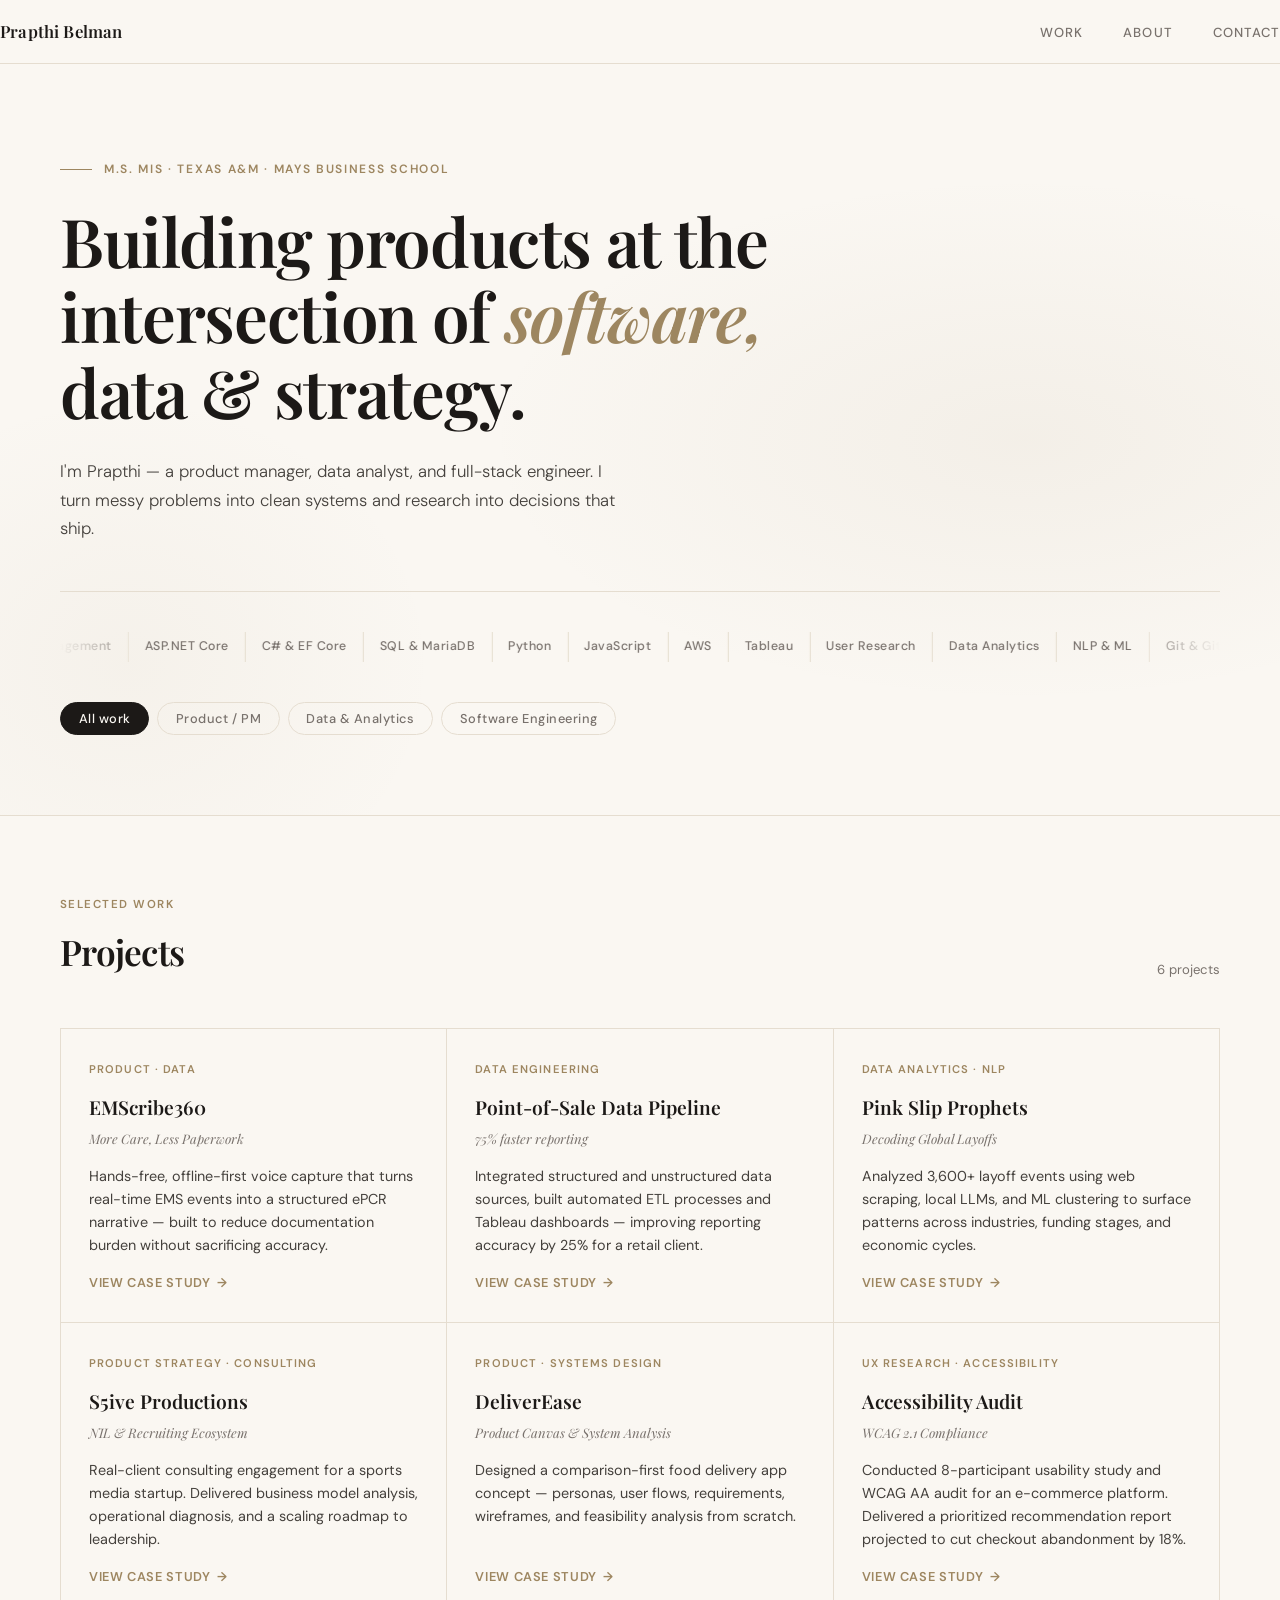
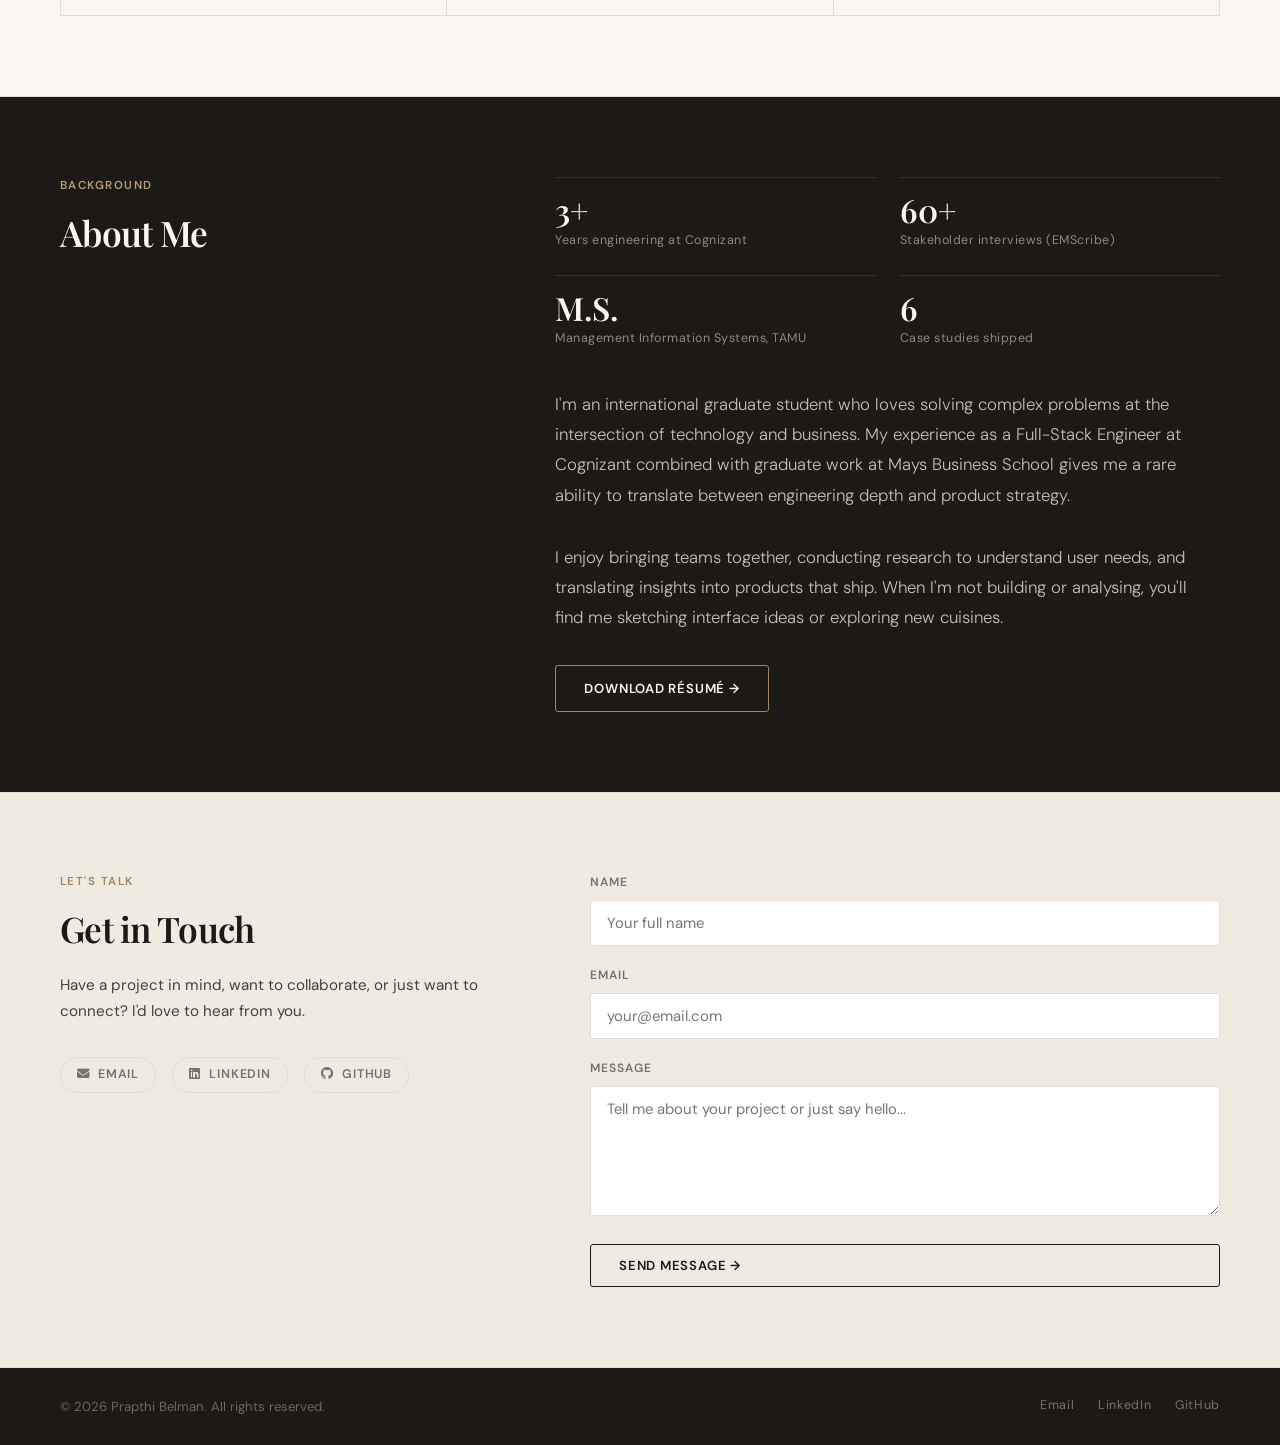
<file: index.html>
<!DOCTYPE html>
<html lang="en">
<head>
  <meta charset="UTF-8"/>
  <meta name="viewport" content="width=device-width,initial-scale=1.0"/>
  <meta name="description" content="Prapthi Belman — Product Manager, Data Analyst, and Full-Stack Engineer. Graduate student at Texas A&M Mays Business School."/>
  <title>Prapthi Belman</title>
  <link rel="preconnect" href="https://fonts.googleapis.com">
  <link rel="preconnect" href="https://fonts.gstatic.com" crossorigin>
  <link rel="stylesheet" href="style.css">
  <link rel="stylesheet" href="https://cdnjs.cloudflare.com/ajax/libs/font-awesome/6.5.0/css/all.min.css" crossorigin="anonymous" referrerpolicy="no-referrer"/>
</head>
<body>
<nav class="nav">
  <div class="wrap nav-inner">
    <a href="/index.html" class="nav-brand">Prapthi Belman</a>
    <ul class="nav-links">
      <li><a href="#projects">Work</a></li>
      <li><a href="#about">About</a></li>
      <li><a href="#contact">Contact</a></li>
    </ul>
  </div>
</nav>

<header class="hero">
  <div class="wrap">
    <p class="hero-eyebrow fade-up delay-1">M.S. MIS · Texas A&amp;M · Mays Business School</p>
    <h1 class="hero-title fade-up delay-2">
      Building products at the<br>
      intersection of <em>software,</em><br>
      data &amp; strategy.
    </h1>
    <p class="hero-sub fade-up delay-3">
      I'm Prapthi — a product manager, data analyst, and full-stack engineer. I turn messy problems into clean systems and research into decisions that ship.
    </p>
    <div class="hero-rule fade-up delay-4"></div>
    <div class="ticker-wrap fade-up delay-5">
      <div class="ticker-track" id="skillsTrack">
        <span class="ticker-chunk">
          <span class="skill-pill">Product Management</span><span class="skill-pill">ASP.NET Core</span><span class="skill-pill">C# &amp; EF Core</span><span class="skill-pill">SQL &amp; MariaDB</span><span class="skill-pill">Python</span><span class="skill-pill">JavaScript</span><span class="skill-pill">AWS</span><span class="skill-pill">Tableau</span><span class="skill-pill">User Research</span><span class="skill-pill">Data Analytics</span><span class="skill-pill">NLP &amp; ML</span><span class="skill-pill">Git &amp; GitHub</span><span class="skill-pill">WCAG Accessibility</span><span class="skill-pill">Agile &amp; Scrum</span>
        </span>
        <span class="ticker-chunk" aria-hidden="true">
          <span class="skill-pill">Product Management</span><span class="skill-pill">ASP.NET Core</span><span class="skill-pill">C# &amp; EF Core</span><span class="skill-pill">SQL &amp; MariaDB</span><span class="skill-pill">Python</span><span class="skill-pill">JavaScript</span><span class="skill-pill">AWS</span><span class="skill-pill">Tableau</span><span class="skill-pill">User Research</span><span class="skill-pill">Data Analytics</span><span class="skill-pill">NLP &amp; ML</span><span class="skill-pill">Git &amp; GitHub</span><span class="skill-pill">WCAG Accessibility</span><span class="skill-pill">Agile &amp; Scrum</span>
        </span>
        <span class="ticker-chunk" aria-hidden="true">
          <span class="skill-pill">Product Management</span><span class="skill-pill">ASP.NET Core</span><span class="skill-pill">C# &amp; EF Core</span><span class="skill-pill">SQL &amp; MariaDB</span><span class="skill-pill">Python</span><span class="skill-pill">JavaScript</span><span class="skill-pill">AWS</span><span class="skill-pill">Tableau</span><span class="skill-pill">User Research</span><span class="skill-pill">Data Analytics</span><span class="skill-pill">NLP &amp; ML</span><span class="skill-pill">Git &amp; GitHub</span><span class="skill-pill">WCAG Accessibility</span><span class="skill-pill">Agile &amp; Scrum</span>
        </span>
      </div>
    </div>
    <div class="filter-bar fade-up delay-5">
      <button class="filter-btn active" data-filter="all">All work</button>
      <button class="filter-btn" data-filter="pm">Product / PM</button>
      <button class="filter-btn" data-filter="data">Data &amp; Analytics</button>
      <button class="filter-btn" data-filter="swe">Software Engineering</button>
    </div>
  </div>
</header>

<section id="projects" class="projects-section">
  <div class="wrap">
    <div class="projects-header">
      <div><p class="section-label">Selected work</p><h2 class="section-title">Projects</h2></div>
      <span class="project-count">6 projects</span>
    </div>
    <div class="project-grid">
      <article class="project-card pm data">
        <p class="card-cat">Product · Data</p>
        <h3 class="card-title">EMScribe360</h3>
        <p class="card-tagline">More Care, Less Paperwork</p>
        <p class="card-desc">Hands-free, offline-first voice capture that turns real-time EMS events into a structured ePCR narrative — built to reduce documentation burden without sacrificing accuracy.</p>
        <a href="projects/EMScribe360.html" class="card-link">View case study <span>→</span></a>
      </article>
      <article class="project-card data swe">
        <p class="card-cat">Data Engineering</p>
        <h3 class="card-title">Point-of-Sale Data Pipeline</h3>
        <p class="card-tagline">75% faster reporting</p>
        <p class="card-desc">Integrated structured and unstructured data sources, built automated ETL processes and Tableau dashboards — improving reporting accuracy by 25% for a retail client.</p>
        <a href="projects/pos-data-pipeline.html" class="card-link">View case study <span>→</span></a>
      </article>
      <article class="project-card swe data">
        <p class="card-cat">Data Analytics · NLP</p>
        <h3 class="card-title">Pink Slip Prophets</h3>
        <p class="card-tagline">Decoding Global Layoffs</p>
        <p class="card-desc">Analyzed 3,600+ layoff events using web scraping, local LLMs, and ML clustering to surface patterns across industries, funding stages, and economic cycles.</p>
        <a href="projects/PinkSlipProphets.html" class="card-link">View case study <span>→</span></a>
      </article>
      <article class="project-card pm swe">
        <p class="card-cat">Product Strategy · Consulting</p>
        <h3 class="card-title">S5ive Productions</h3>
        <p class="card-tagline">NIL &amp; Recruiting Ecosystem</p>
        <p class="card-desc">Real-client consulting engagement for a sports media startup. Delivered business model analysis, operational diagnosis, and a scaling roadmap to leadership.</p>
        <a href="projects/S5Productions.html" class="card-link">View case study <span>→</span></a>
      </article>
      <article class="project-card data pm">
        <p class="card-cat">Product · Systems Design</p>
        <h3 class="card-title">DeliverEase</h3>
        <p class="card-tagline">Product Canvas &amp; System Analysis</p>
        <p class="card-desc">Designed a comparison-first food delivery app concept — personas, user flows, requirements, wireframes, and feasibility analysis from scratch.</p>
        <a href="projects/DelivereaseProductCanvas.html" class="card-link">View case study <span>→</span></a>
      </article>
      <article class="project-card pm">
        <p class="card-cat">UX Research · Accessibility</p>
        <h3 class="card-title">Accessibility Audit</h3>
        <p class="card-tagline">WCAG 2.1 Compliance</p>
        <p class="card-desc">Conducted 8-participant usability study and WCAG AA audit for an e-commerce platform. Delivered a prioritized recommendation report projected to cut checkout abandonment by 18%.</p>
        <a href="projects/accessibility-audit.html" class="card-link">View case study <span>→</span></a>
      </article>
    </div>
  </div>
</section>

<section id="about" class="about-section">
  <div class="wrap about-inner">
    <div class="about-left">
      <p class="section-label">Background</p>
      <h2 class="section-title">About Me</h2>
    </div>
    <div class="about-right">
      <div class="about-stats">
        <div class="stat"><p class="stat-num">3+</p><p class="stat-label">Years engineering at Cognizant</p></div>
        <div class="stat"><p class="stat-num">60+</p><p class="stat-label">Stakeholder interviews (EMScribe)</p></div>
        <div class="stat"><p class="stat-num">M.S.</p><p class="stat-label">Management Information Systems, TAMU</p></div>
        <div class="stat"><p class="stat-num">6</p><p class="stat-label">Case studies shipped</p></div>
      </div>
      <p class="about-body">I'm an international graduate student who loves solving complex problems at the intersection of technology and business. My experience as a Full-Stack Engineer at Cognizant combined with graduate work at Mays Business School gives me a rare ability to translate between engineering depth and product strategy.</p>
      <p class="about-body">I enjoy bringing teams together, conducting research to understand user needs, and translating insights into products that ship. When I'm not building or analysing, you'll find me sketching interface ideas or exploring new cuisines.</p>
      <a href="resume.pdf" class="btn">Download Résumé →</a>
    </div>
  </div>
</section>

<section id="contact" class="contact-section">
  <div class="wrap contact-inner">
    <div class="contact-left">
      <p class="section-label">Let's talk</p>
      <h2 class="section-title">Get in Touch</h2>
      <p class="contact-intro">Have a project in mind, want to collaborate, or just want to connect? I'd love to hear from you.</p>
      <div class="social-row">
        <a href="mailto:prapthibelman@tamu.edu" class="social-link"><i class="fas fa-envelope"></i> Email</a>
        <a href="https://www.linkedin.com/in/prapthibelman" target="_blank" class="social-link"><i class="fab fa-linkedin"></i> LinkedIn</a>
        <a href="https://github.com/prapthibelman0614" target="_blank" class="social-link"><i class="fab fa-github"></i> GitHub</a>
      </div>
    </div>
    <div class="contact-right">
      <form id="contact-form" action="https://formspree.io/f/YOUR_FORM_ID" method="POST" class="contact-form">
        <div class="form-group"><label for="name">Name</label><input type="text" id="name" name="name" placeholder="Your full name" required/></div>
        <div class="form-group"><label for="email">Email</label><input type="email" id="email" name="email" placeholder="your@email.com" required/></div>
        <div class="form-group"><label for="message">Message</label><textarea id="message" name="message" placeholder="Tell me about your project or just say hello..." required></textarea></div>
        <button type="submit" class="btn btn-light">Send Message →</button>
      </form>
    </div>
  </div>
</section>

<footer class="footer">
  <div class="wrap footer-inner">
    <p class="footer-copy">© 2026 Prapthi Belman. All rights reserved.</p>
    <nav class="footer-links">
      <a href="mailto:prapthibelman@tamu.edu">Email</a>
      <a href="https://www.linkedin.com/in/prapthibelman" target="_blank">LinkedIn</a>
      <a href="https://github.com/prapthibelman0614" target="_blank">GitHub</a>
    </nav>
  </div>
</footer>
<script src="script.js"></script>
</body>
</html>
</file>
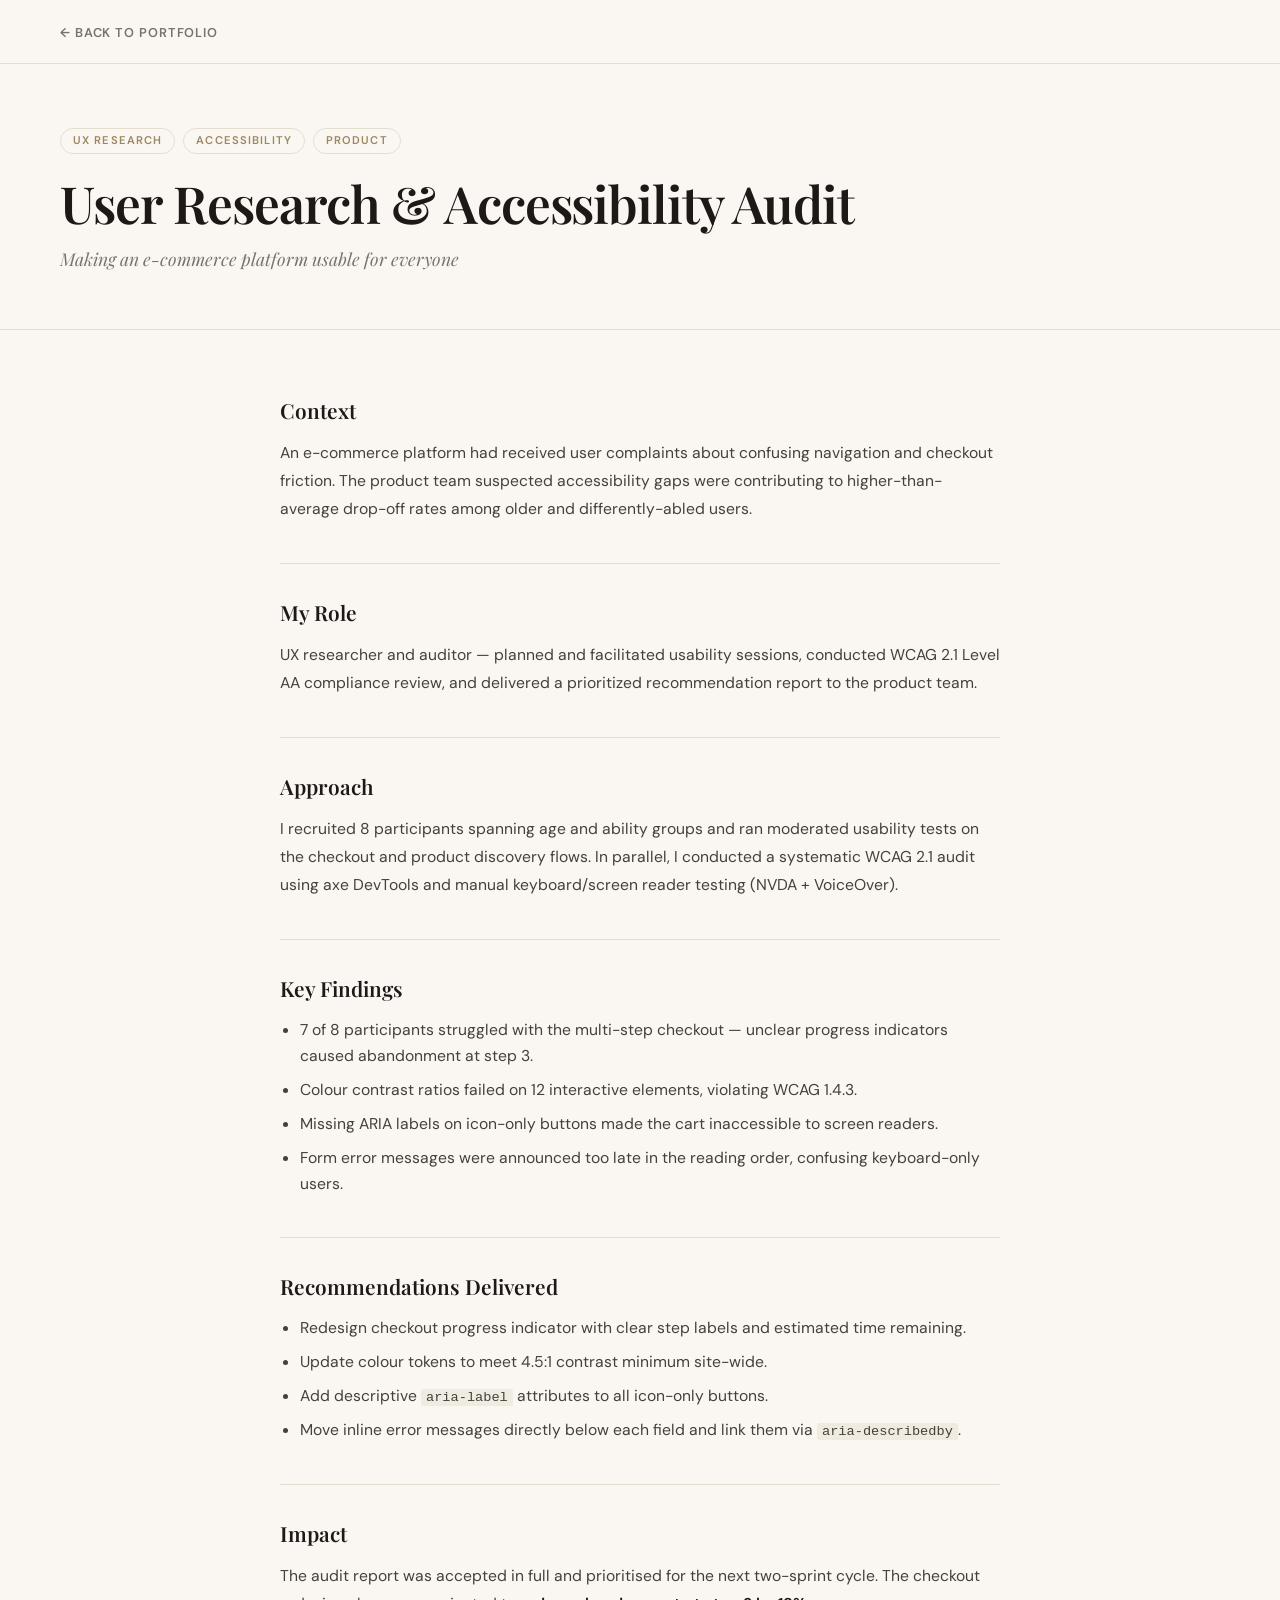
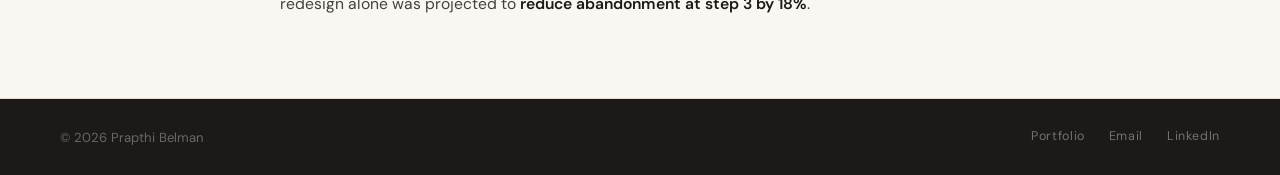
<file: projects/accessibility-audit.html>
<!DOCTYPE html>
<html lang="en">
<head>
  <meta charset="UTF-8"><meta name="viewport" content="width=device-width,initial-scale=1.0">
  <title>Accessibility Audit — Prapthi Belman</title>
  <link rel="stylesheet" href="../style.css">
</head>
<body>
<nav class="cs-nav"><div class="wrap"><a href="../index.html" class="cs-back">← Back to Portfolio</a></div></nav>
<header class="cs-hero"><div class="wrap">
  <div class="cs-cats"><span class="cs-cat">UX Research</span><span class="cs-cat">Accessibility</span><span class="cs-cat">Product</span></div>
  <h1 class="cs-title">User Research &amp; Accessibility Audit</h1>
  <p class="cs-subtitle">Making an e-commerce platform usable for everyone</p>
</div></header>
<main class="cs-body"><div class="wrap cs-content">
  <h2>Context</h2>
  <p>An e-commerce platform had received user complaints about confusing navigation and checkout friction. The product team suspected accessibility gaps were contributing to higher-than-average drop-off rates among older and differently-abled users.</p>
  <h2>My Role</h2>
  <p>UX researcher and auditor — planned and facilitated usability sessions, conducted WCAG 2.1 Level AA compliance review, and delivered a prioritized recommendation report to the product team.</p>
  <h2>Approach</h2>
  <p>I recruited 8 participants spanning age and ability groups and ran moderated usability tests on the checkout and product discovery flows. In parallel, I conducted a systematic WCAG 2.1 audit using axe DevTools and manual keyboard/screen reader testing (NVDA + VoiceOver).</p>
  <h2>Key Findings</h2>
  <ul>
    <li>7 of 8 participants struggled with the multi-step checkout — unclear progress indicators caused abandonment at step 3.</li>
    <li>Colour contrast ratios failed on 12 interactive elements, violating WCAG 1.4.3.</li>
    <li>Missing ARIA labels on icon-only buttons made the cart inaccessible to screen readers.</li>
    <li>Form error messages were announced too late in the reading order, confusing keyboard-only users.</li>
  </ul>
  <h2>Recommendations Delivered</h2>
  <ul>
    <li>Redesign checkout progress indicator with clear step labels and estimated time remaining.</li>
    <li>Update colour tokens to meet 4.5:1 contrast minimum site-wide.</li>
    <li>Add descriptive <code>aria-label</code> attributes to all icon-only buttons.</li>
    <li>Move inline error messages directly below each field and link them via <code>aria-describedby</code>.</li>
  </ul>
  <h2>Impact</h2>
  <p>The audit report was accepted in full and prioritised for the next two-sprint cycle. The checkout redesign alone was projected to <strong>reduce abandonment at step 3 by 18%</strong>.</p>
</div></main>
<footer class="cs-footer"><div class="wrap footer-inner">
  <p class="footer-copy">© 2026 Prapthi Belman</p>
  <nav class="footer-links"><a href="../index.html">Portfolio</a><a href="mailto:prapthibelman@tamu.edu">Email</a><a href="https://www.linkedin.com/in/prapthibelman" target="_blank">LinkedIn</a></nav>
</div></footer>
</body></html>
</file>
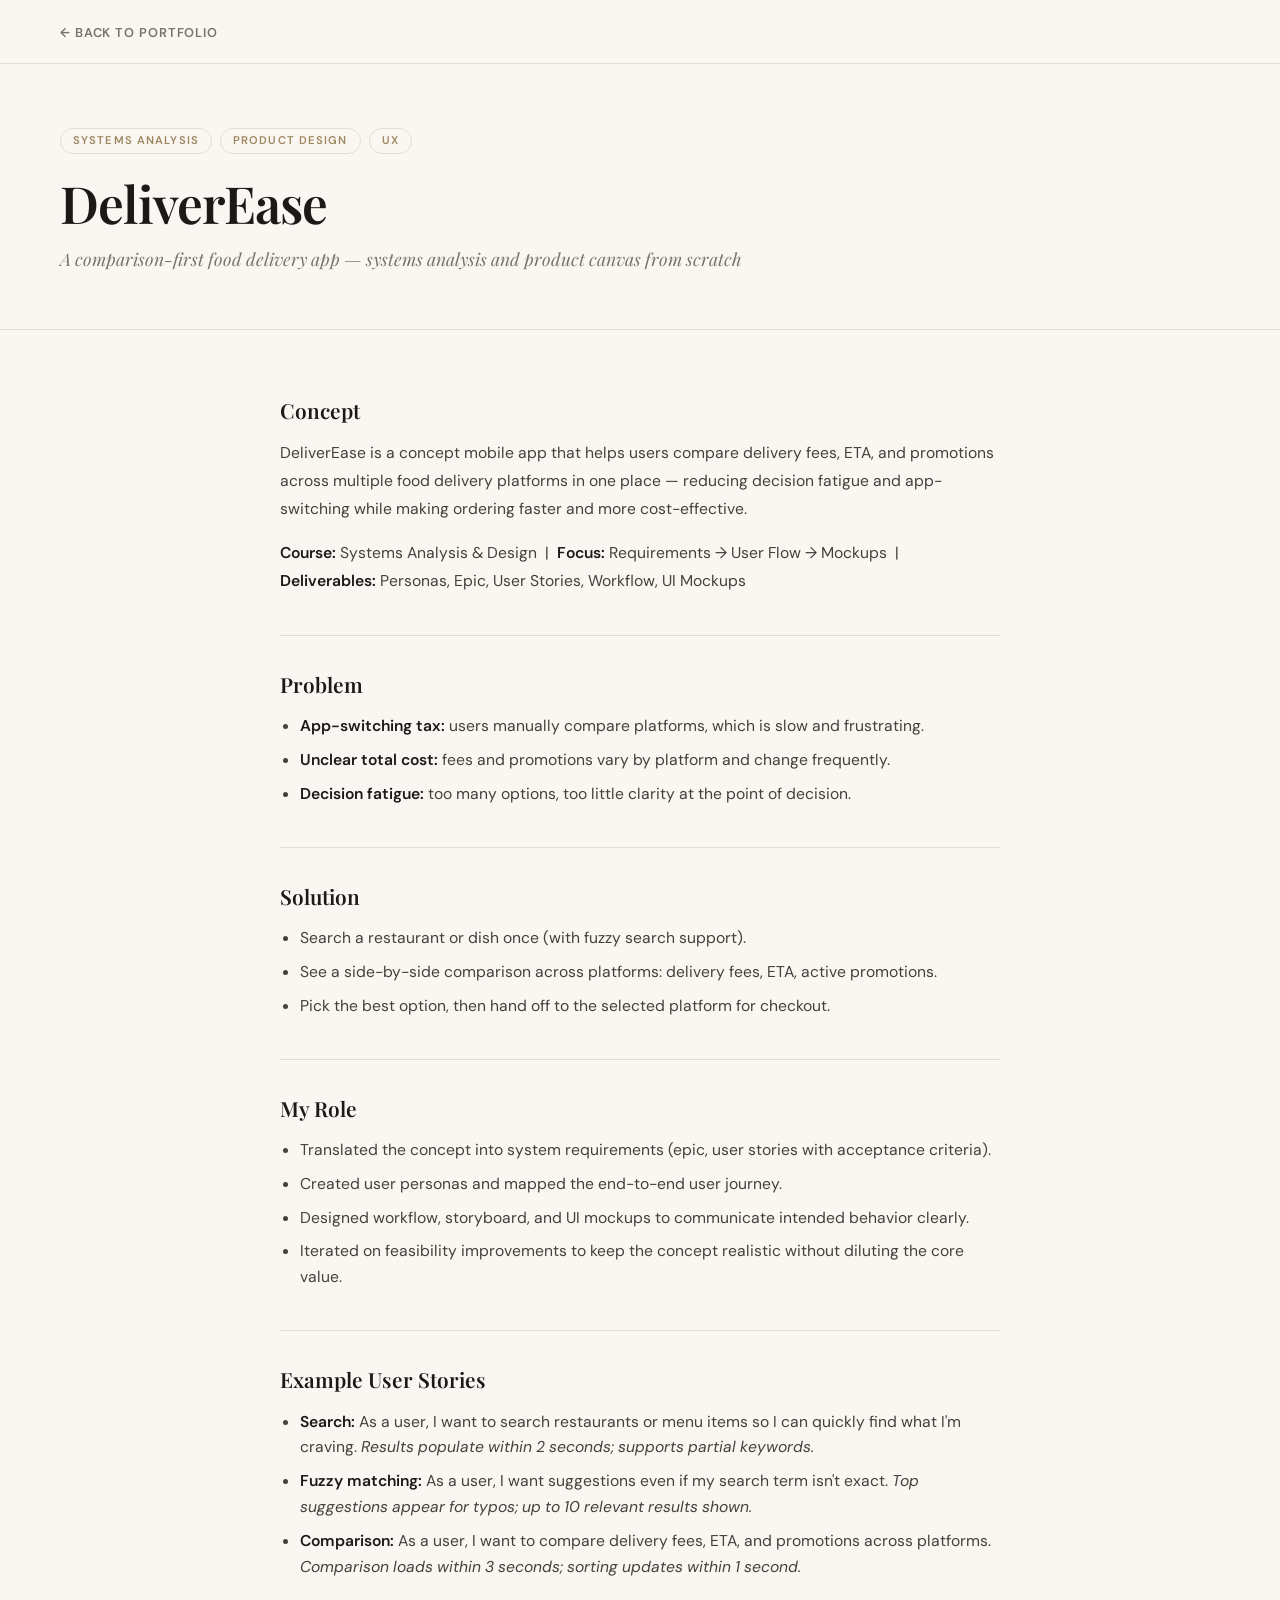
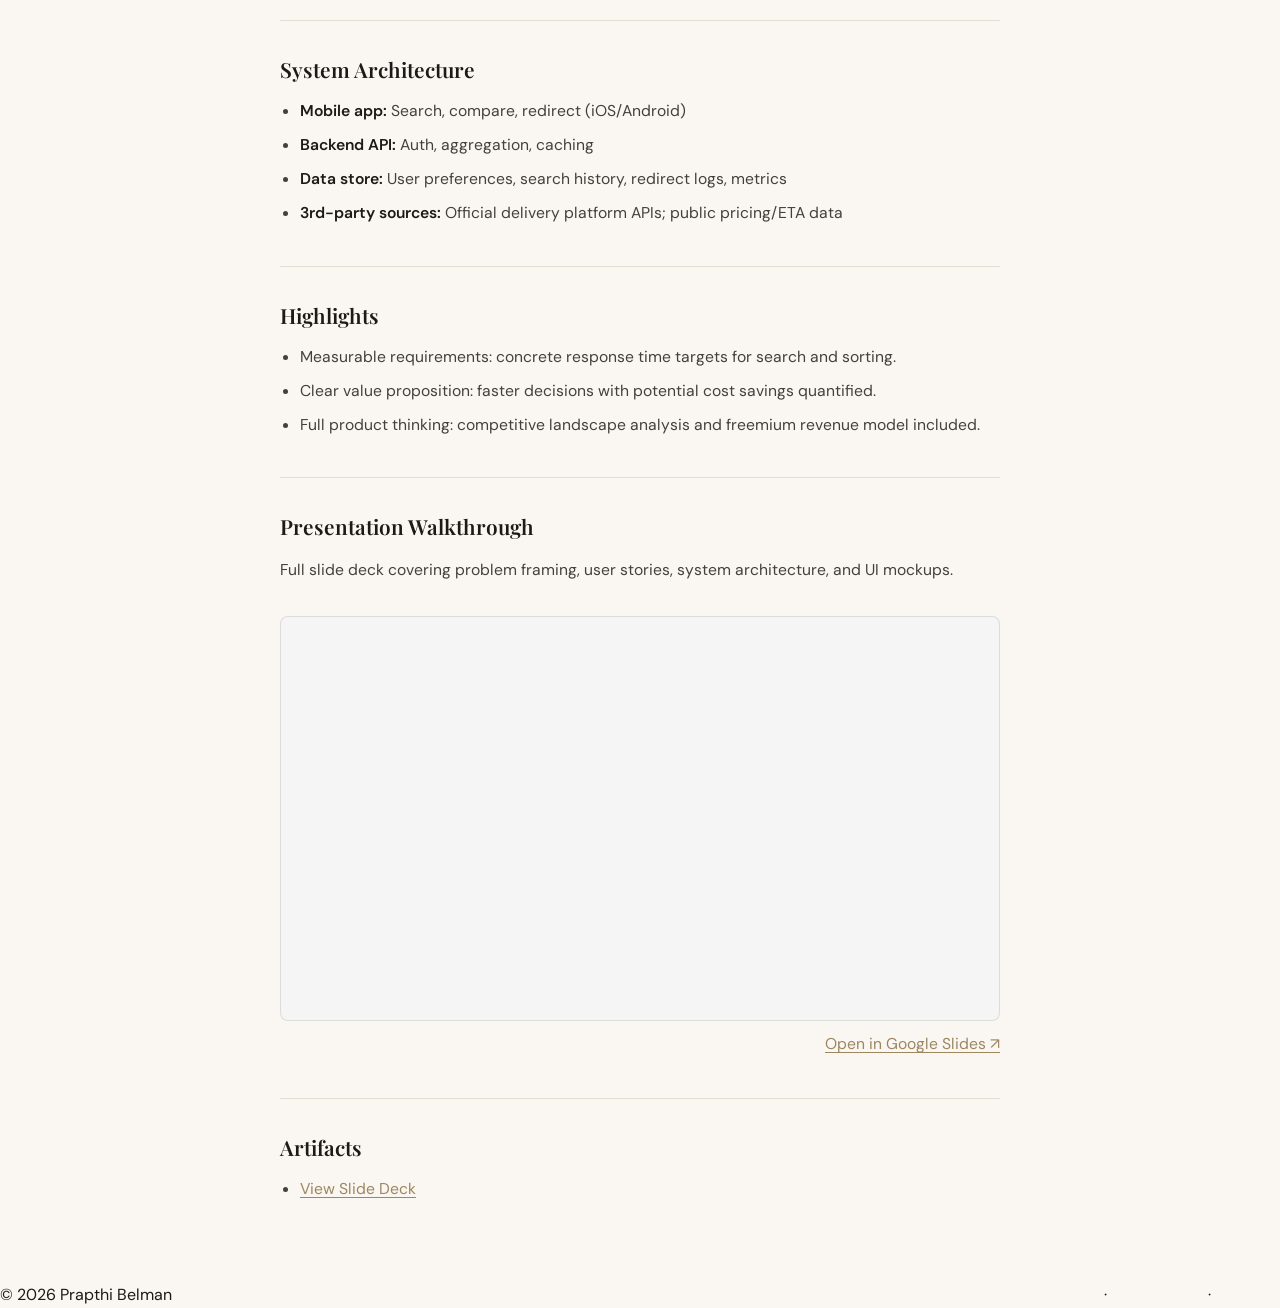
<file: projects/DelivereaseProductCanvas.html>
<!DOCTYPE html>
<html lang="en">
<head>
  <meta charset="UTF-8">
  <meta name="viewport" content="width=device-width, initial-scale=1.0">
  <title>DeliverEase — Prapthi Belman</title>
  <link rel="stylesheet" href="../style.css">
  <style>
    .cs-embed-wrap { margin: 2rem 0 0.5rem; }
    .cs-embed-inner {
      position: relative; width: 100%; aspect-ratio: 16/9;
      border: 1px solid rgba(0,0,0,0.1); border-radius: 8px;
      overflow: hidden; background: #f5f5f5;
    }
    .cs-embed-inner iframe { width: 100%; height: 100%; display: block; border: none; }
    .cs-embed-cta { margin-top: 0.6rem; text-align: right; font-size: 0.85rem; }
  </style>
</head>
<body>
<nav class="cs-nav">
  <div class="wrap">
    <a href="../index.html" class="cs-back">← Back to Portfolio</a>
  </div>
</nav>

<header class="cs-hero">
  <div class="wrap">
    <div class="cs-cats">
      <span class="cs-cat">Systems Analysis</span>
      <span class="cs-cat">Product Design</span>
      <span class="cs-cat">UX</span>
    </div>
    <h1 class="cs-title">DeliverEase</h1>
    <p class="cs-subtitle">A comparison-first food delivery app — systems analysis and product canvas from scratch</p>
  </div>
</header>

<main class="cs-body">
  <div class="wrap cs-content">

    <h2>Concept</h2>
    <p>DeliverEase is a concept mobile app that helps users compare delivery fees, ETA, and promotions across multiple food delivery platforms in one place — reducing decision fatigue and app-switching while making ordering faster and more cost-effective.</p>
    <p><strong>Course:</strong> Systems Analysis &amp; Design &nbsp;|&nbsp; <strong>Focus:</strong> Requirements → User Flow → Mockups &nbsp;|&nbsp; <strong>Deliverables:</strong> Personas, Epic, User Stories, Workflow, UI Mockups</p>

    <h2>Problem</h2>
    <ul>
      <li><strong>App-switching tax:</strong> users manually compare platforms, which is slow and frustrating.</li>
      <li><strong>Unclear total cost:</strong> fees and promotions vary by platform and change frequently.</li>
      <li><strong>Decision fatigue:</strong> too many options, too little clarity at the point of decision.</li>
    </ul>

    <h2>Solution</h2>
    <ul>
      <li>Search a restaurant or dish once (with fuzzy search support).</li>
      <li>See a side-by-side comparison across platforms: delivery fees, ETA, active promotions.</li>
      <li>Pick the best option, then hand off to the selected platform for checkout.</li>
    </ul>

    <h2>My Role</h2>
    <ul>
      <li>Translated the concept into system requirements (epic, user stories with acceptance criteria).</li>
      <li>Created user personas and mapped the end-to-end user journey.</li>
      <li>Designed workflow, storyboard, and UI mockups to communicate intended behavior clearly.</li>
      <li>Iterated on feasibility improvements to keep the concept realistic without diluting the core value.</li>
    </ul>

    <h2>Example User Stories</h2>
    <ul>
      <li><strong>Search:</strong> As a user, I want to search restaurants or menu items so I can quickly find what I'm craving. <em>Results populate within 2 seconds; supports partial keywords.</em></li>
      <li><strong>Fuzzy matching:</strong> As a user, I want suggestions even if my search term isn't exact. <em>Top suggestions appear for typos; up to 10 relevant results shown.</em></li>
      <li><strong>Comparison:</strong> As a user, I want to compare delivery fees, ETA, and promotions across platforms. <em>Comparison loads within 3 seconds; sorting updates within 1 second.</em></li>
    </ul>

    <h2>System Architecture</h2>
    <ul>
      <li><strong>Mobile app:</strong> Search, compare, redirect (iOS/Android)</li>
      <li><strong>Backend API:</strong> Auth, aggregation, caching</li>
      <li><strong>Data store:</strong> User preferences, search history, redirect logs, metrics</li>
      <li><strong>3rd-party sources:</strong> Official delivery platform APIs; public pricing/ETA data</li>
    </ul>

    <h2>Highlights</h2>
    <ul>
      <li>Measurable requirements: concrete response time targets for search and sorting.</li>
      <li>Clear value proposition: faster decisions with potential cost savings quantified.</li>
      <li>Full product thinking: competitive landscape analysis and freemium revenue model included.</li>
    </ul>

    <h2>Presentation Walkthrough</h2>
    <p>Full slide deck covering problem framing, user stories, system architecture, and UI mockups.</p>
    <div class="cs-embed-wrap">
      <div class="cs-embed-inner">
        <iframe
          src="https://docs.google.com/presentation/d/e/2PACX-1vSfaTT4et8J_wcS1Xv3S1dFCJ4U6yC7NYnJcx7R5pMZiI3UYPuRroENe3bQkh9UHKmDpykSX7mlS-4f/embed?start=false&loop=false&delayms=5000"
          allowfullscreen="true"
          mozallowfullscreen="true"
          webkitallowfullscreen="true"
          title="DeliverEase — Project Walkthrough">
        </iframe>
      </div>
      <p class="cs-embed-cta">
        <a href="https://docs.google.com/presentation/d/1yNavR4fdUoSYZrSqT3b7Na_JlIDerQHtwWnn8zhjmF4/edit?usp=sharing" target="_blank" rel="noopener">Open in Google Slides ↗</a>
      </p>
    </div>

    <h2>Artifacts</h2>
    <ul>
      <li><a href="https://docs.google.com/presentation/d/1yNavR4fdUoSYZrSqT3b7Na_JlIDerQHtwWnn8zhjmF4/edit?usp=sharing" target="_blank" rel="noopener">View Slide Deck</a></li>
    </ul>

  </div>
</main>

<footer class="site-footer">
  <div class="container footer-inner">
    <p>© 2026 Prapthi Belman</p>
    <p class="footer-links">
      <a href="mailto:prapthibelman@tamu.edu">Email</a> ·
      <a href="https://www.linkedin.com/in/prapthibelman" target="_blank">LinkedIn</a> ·
      <a href="https://github.com/prapthibelman0614" target="_blank">GitHub</a>
    </p>
  </div>
</footer>
</body>
</html>
</file>
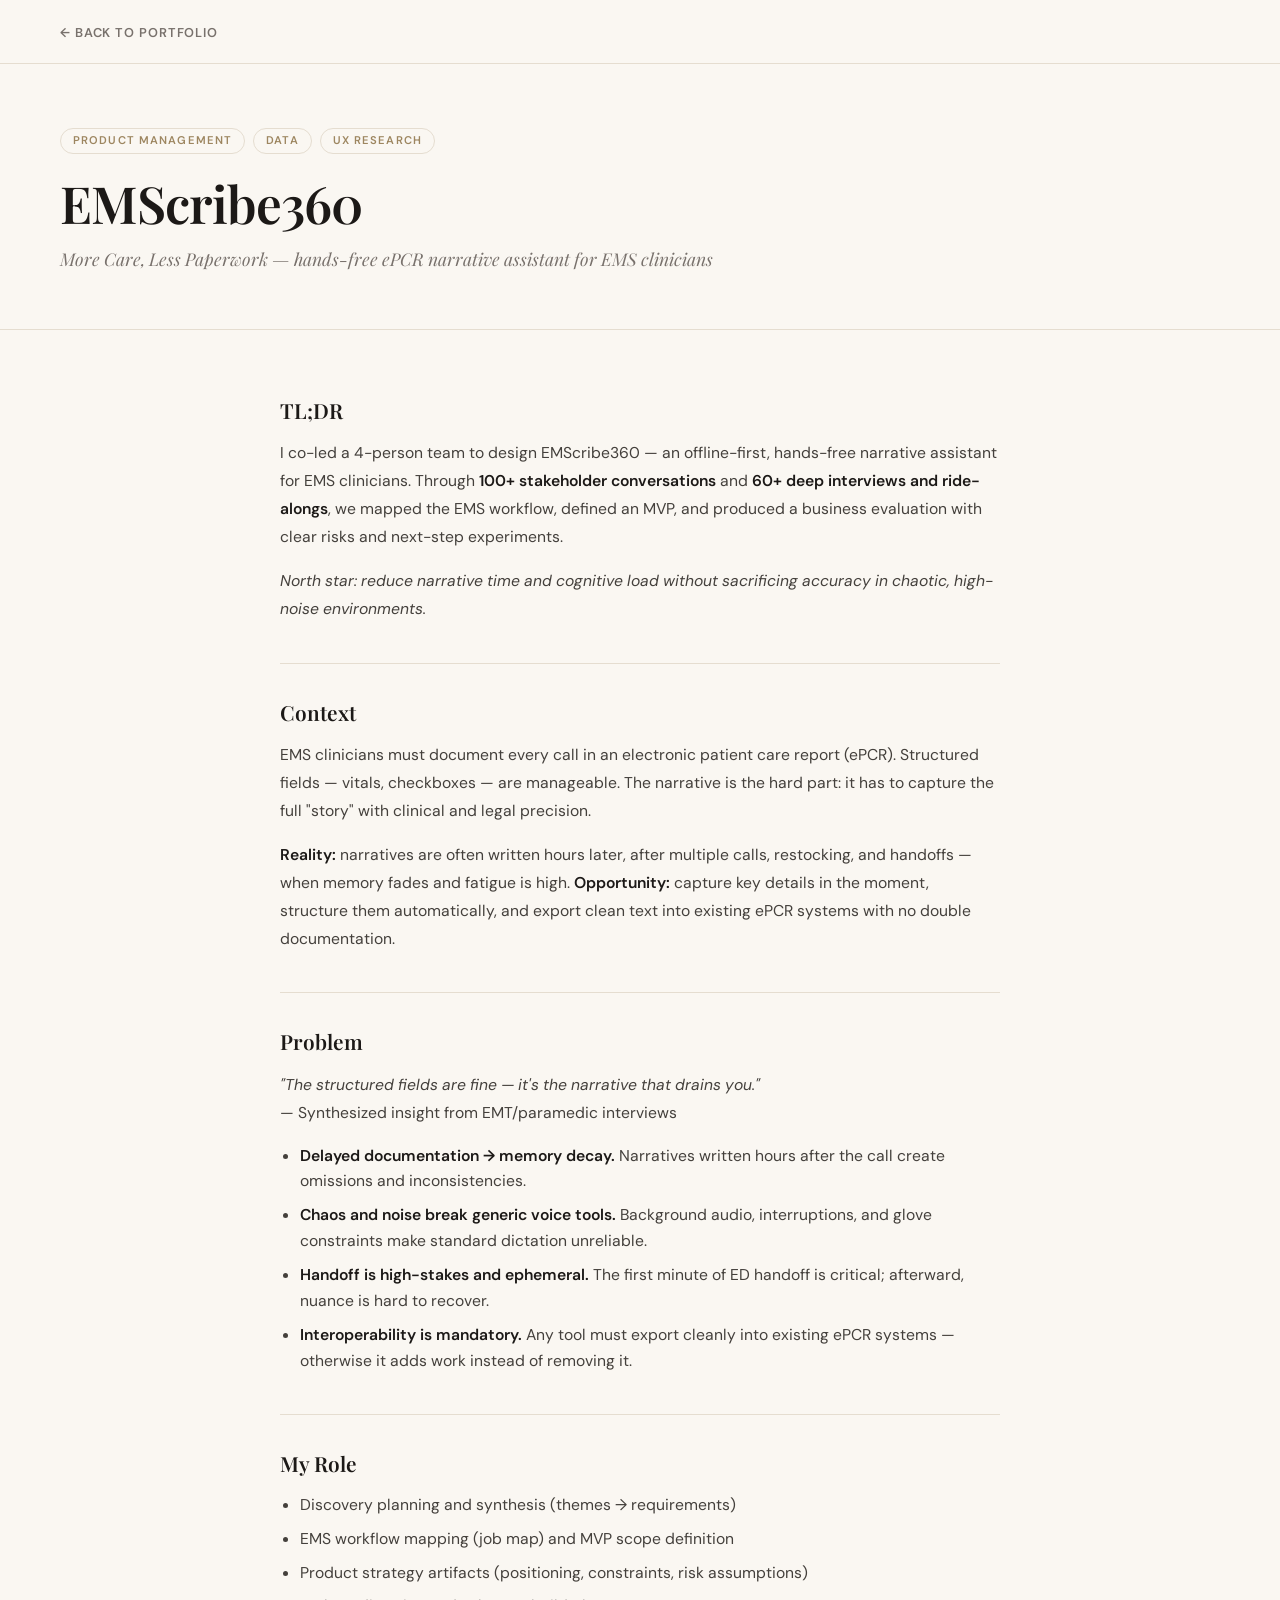
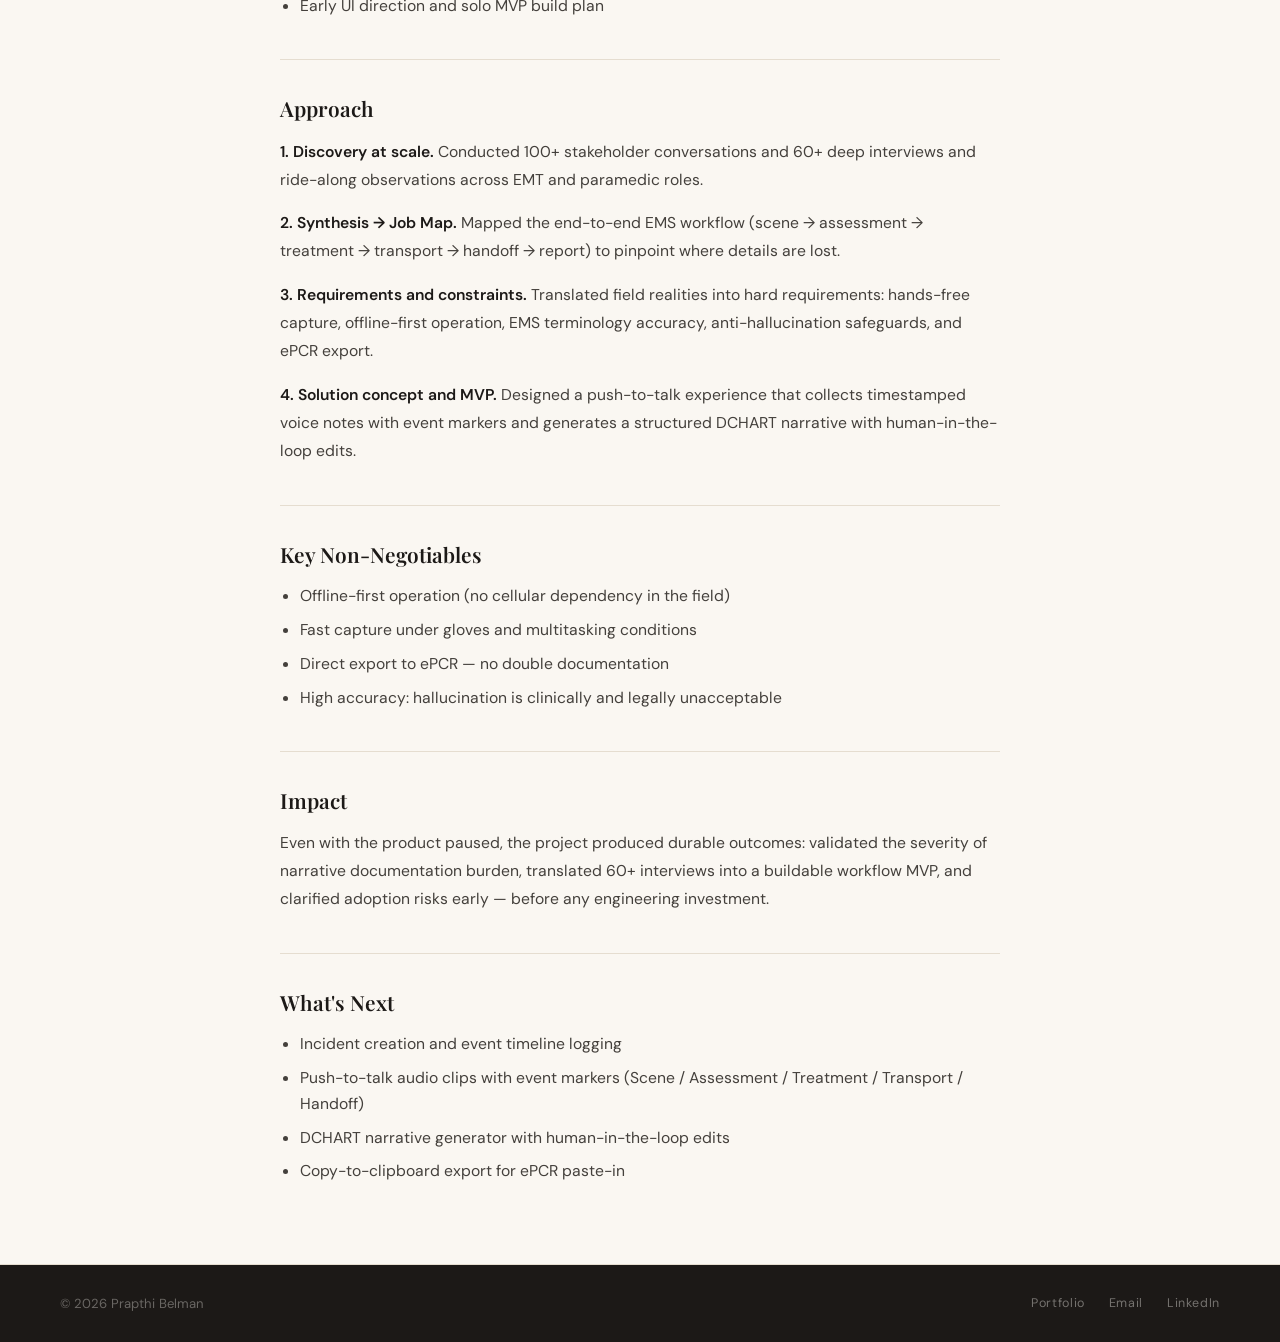
<file: projects/EMScribe360.html>
<!DOCTYPE html>
<html lang="en">
<head>
  <meta charset="UTF-8"><meta name="viewport" content="width=device-width,initial-scale=1.0">
  <title>EMScribe360 — Prapthi Belman</title>
  <link rel="stylesheet" href="../style.css">
</head>
<body>
<nav class="cs-nav"><div class="wrap"><a href="../index.html" class="cs-back">← Back to Portfolio</a></div></nav>
<header class="cs-hero"><div class="wrap">
  <div class="cs-cats"><span class="cs-cat">Product Management</span><span class="cs-cat">Data</span><span class="cs-cat">UX Research</span></div>
  <h1 class="cs-title">EMScribe360</h1>
  <p class="cs-subtitle">More Care, Less Paperwork — hands-free ePCR narrative assistant for EMS clinicians</p>
</div></header>
<main class="cs-body"><div class="wrap cs-content">
  <h2>TL;DR</h2>
  <p>I co-led a 4-person team to design EMScribe360 — an offline-first, hands-free narrative assistant for EMS clinicians. Through <strong>100+ stakeholder conversations</strong> and <strong>60+ deep interviews and ride-alongs</strong>, we mapped the EMS workflow, defined an MVP, and produced a business evaluation with clear risks and next-step experiments.</p>
  <p><em>North star: reduce narrative time and cognitive load without sacrificing accuracy in chaotic, high-noise environments.</em></p>
  <h2>Context</h2>
  <p>EMS clinicians must document every call in an electronic patient care report (ePCR). Structured fields — vitals, checkboxes — are manageable. The narrative is the hard part: it has to capture the full "story" with clinical and legal precision.</p>
  <p><strong>Reality:</strong> narratives are often written hours later, after multiple calls, restocking, and handoffs — when memory fades and fatigue is high. <strong>Opportunity:</strong> capture key details in the moment, structure them automatically, and export clean text into existing ePCR systems with no double documentation.</p>
  <h2>Problem</h2>
  <p><em>"The structured fields are fine — it's the narrative that drains you."</em><br>— Synthesized insight from EMT/paramedic interviews</p>
  <ul>
    <li><strong>Delayed documentation → memory decay.</strong> Narratives written hours after the call create omissions and inconsistencies.</li>
    <li><strong>Chaos and noise break generic voice tools.</strong> Background audio, interruptions, and glove constraints make standard dictation unreliable.</li>
    <li><strong>Handoff is high-stakes and ephemeral.</strong> The first minute of ED handoff is critical; afterward, nuance is hard to recover.</li>
    <li><strong>Interoperability is mandatory.</strong> Any tool must export cleanly into existing ePCR systems — otherwise it adds work instead of removing it.</li>
  </ul>
  <h2>My Role</h2>
  <ul>
    <li>Discovery planning and synthesis (themes → requirements)</li>
    <li>EMS workflow mapping (job map) and MVP scope definition</li>
    <li>Product strategy artifacts (positioning, constraints, risk assumptions)</li>
    <li>Early UI direction and solo MVP build plan</li>
  </ul>
  <h2>Approach</h2>
  <p><strong>1. Discovery at scale.</strong> Conducted 100+ stakeholder conversations and 60+ deep interviews and ride-along observations across EMT and paramedic roles.</p>
  <p><strong>2. Synthesis → Job Map.</strong> Mapped the end-to-end EMS workflow (scene → assessment → treatment → transport → handoff → report) to pinpoint where details are lost.</p>
  <p><strong>3. Requirements and constraints.</strong> Translated field realities into hard requirements: hands-free capture, offline-first operation, EMS terminology accuracy, anti-hallucination safeguards, and ePCR export.</p>
  <p><strong>4. Solution concept and MVP.</strong> Designed a push-to-talk experience that collects timestamped voice notes with event markers and generates a structured DCHART narrative with human-in-the-loop edits.</p>
  <h2>Key Non-Negotiables</h2>
  <ul>
    <li>Offline-first operation (no cellular dependency in the field)</li>
    <li>Fast capture under gloves and multitasking conditions</li>
    <li>Direct export to ePCR — no double documentation</li>
    <li>High accuracy: hallucination is clinically and legally unacceptable</li>
  </ul>
  <h2>Impact</h2>
  <p>Even with the product paused, the project produced durable outcomes: validated the severity of narrative documentation burden, translated 60+ interviews into a buildable workflow MVP, and clarified adoption risks early — before any engineering investment.</p>
  <h2>What's Next</h2>
  <ul>
    <li>Incident creation and event timeline logging</li>
    <li>Push-to-talk audio clips with event markers (Scene / Assessment / Treatment / Transport / Handoff)</li>
    <li>DCHART narrative generator with human-in-the-loop edits</li>
    <li>Copy-to-clipboard export for ePCR paste-in</li>
  </ul>
</div></main>
<footer class="cs-footer"><div class="wrap footer-inner">
  <p class="footer-copy">© 2026 Prapthi Belman</p>
  <nav class="footer-links"><a href="../index.html">Portfolio</a><a href="mailto:prapthibelman@tamu.edu">Email</a><a href="https://www.linkedin.com/in/prapthibelman" target="_blank">LinkedIn</a></nav>
</div></footer>
</body></html>
</file>
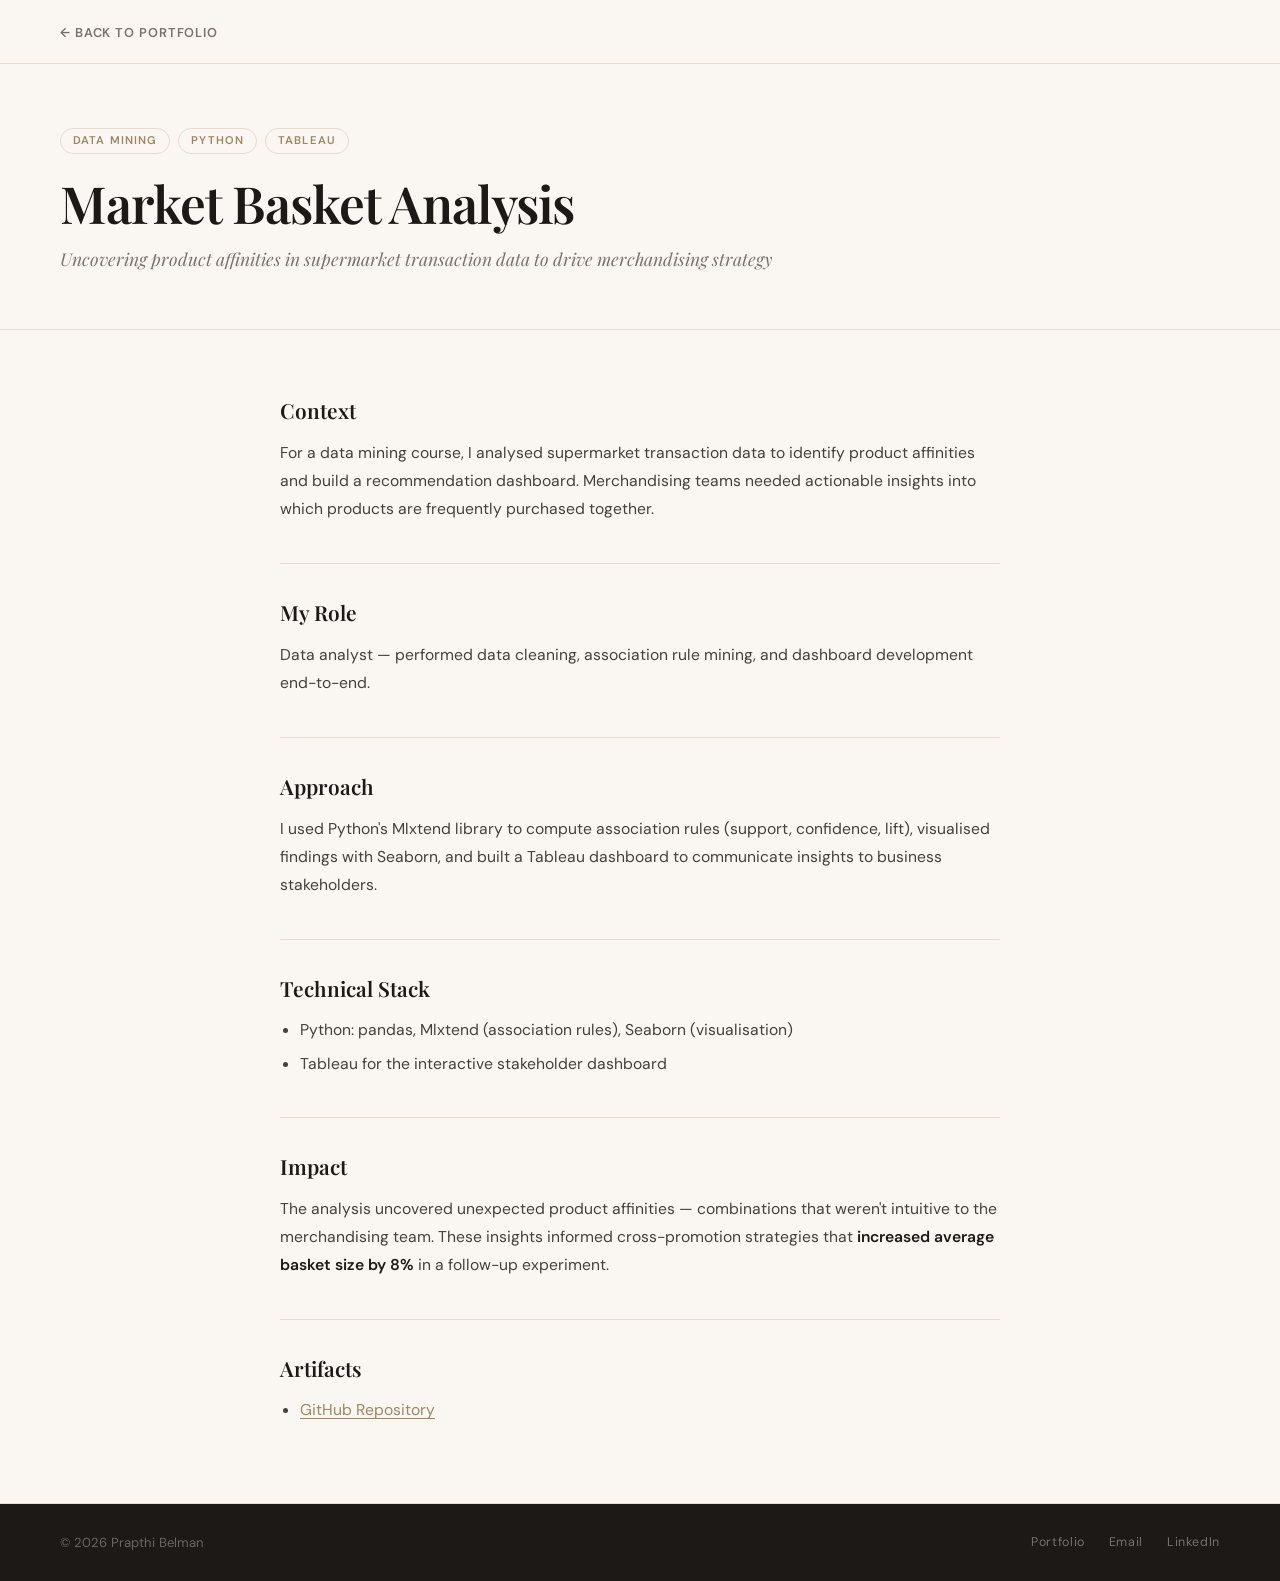
<file: projects/market-basket-analysis.html>
<!DOCTYPE html>
<html lang="en">
<head>
  <meta charset="UTF-8"><meta name="viewport" content="width=device-width,initial-scale=1.0">
  <title>Market Basket Analysis — Prapthi Belman</title>
  <link rel="stylesheet" href="../style.css">
</head>
<body>
<nav class="cs-nav"><div class="wrap"><a href="../index.html" class="cs-back">← Back to Portfolio</a></div></nav>
<header class="cs-hero"><div class="wrap">
  <div class="cs-cats"><span class="cs-cat">Data Mining</span><span class="cs-cat">Python</span><span class="cs-cat">Tableau</span></div>
  <h1 class="cs-title">Market Basket Analysis</h1>
  <p class="cs-subtitle">Uncovering product affinities in supermarket transaction data to drive merchandising strategy</p>
</div></header>
<main class="cs-body"><div class="wrap cs-content">
  <h2>Context</h2>
  <p>For a data mining course, I analysed supermarket transaction data to identify product affinities and build a recommendation dashboard. Merchandising teams needed actionable insights into which products are frequently purchased together.</p>
  <h2>My Role</h2>
  <p>Data analyst — performed data cleaning, association rule mining, and dashboard development end-to-end.</p>
  <h2>Approach</h2>
  <p>I used Python's Mlxtend library to compute association rules (support, confidence, lift), visualised findings with Seaborn, and built a Tableau dashboard to communicate insights to business stakeholders.</p>
  <h2>Technical Stack</h2>
  <ul>
    <li>Python: pandas, Mlxtend (association rules), Seaborn (visualisation)</li>
    <li>Tableau for the interactive stakeholder dashboard</li>
  </ul>
  <h2>Impact</h2>
  <p>The analysis uncovered unexpected product affinities — combinations that weren't intuitive to the merchandising team. These insights informed cross-promotion strategies that <strong>increased average basket size by 8%</strong> in a follow-up experiment.</p>
  <h2>Artifacts</h2>
  <ul>
    <li><a href="https://github.com/prapthibelman0614" target="_blank" rel="noopener">GitHub Repository</a></li>
  </ul>
</div></main>
<footer class="cs-footer"><div class="wrap footer-inner">
  <p class="footer-copy">© 2026 Prapthi Belman</p>
  <nav class="footer-links"><a href="../index.html">Portfolio</a><a href="mailto:prapthibelman@tamu.edu">Email</a><a href="https://www.linkedin.com/in/prapthibelman" target="_blank">LinkedIn</a></nav>
</div></footer>
</body></html>
</file>
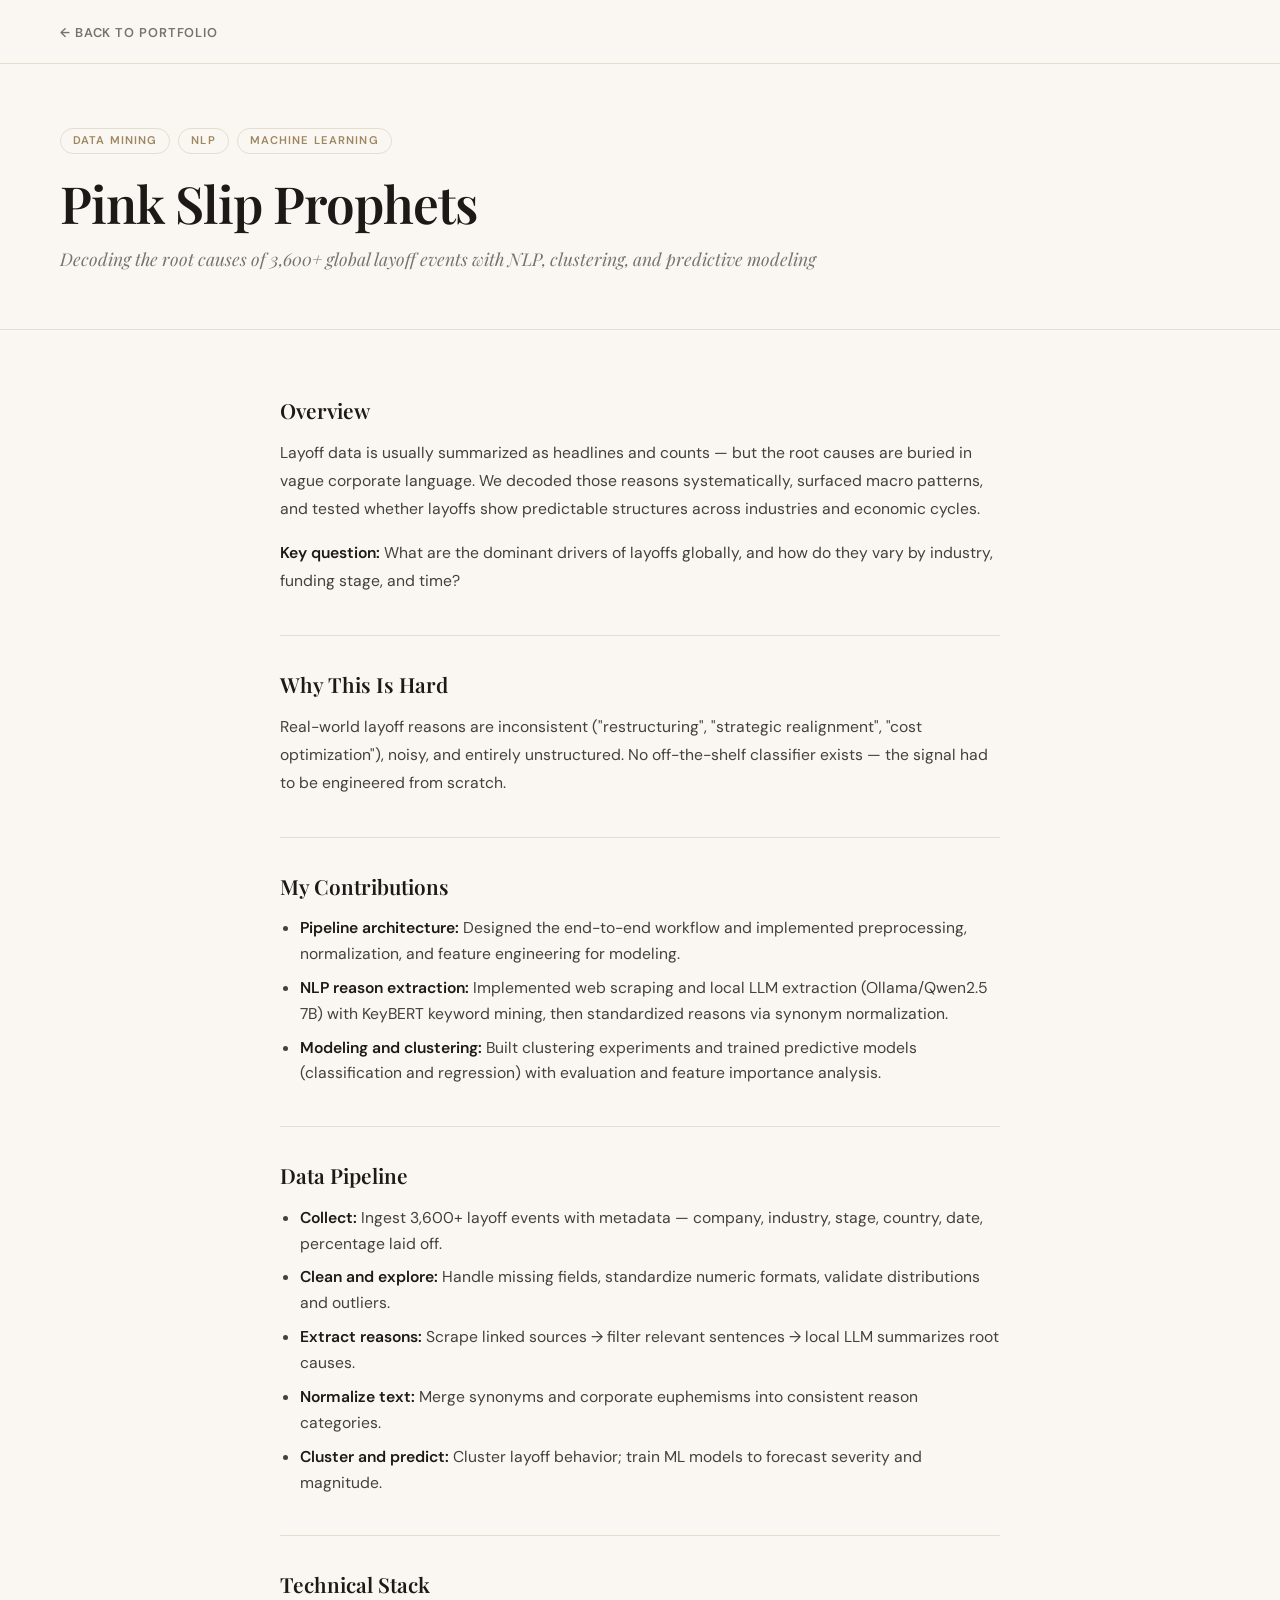
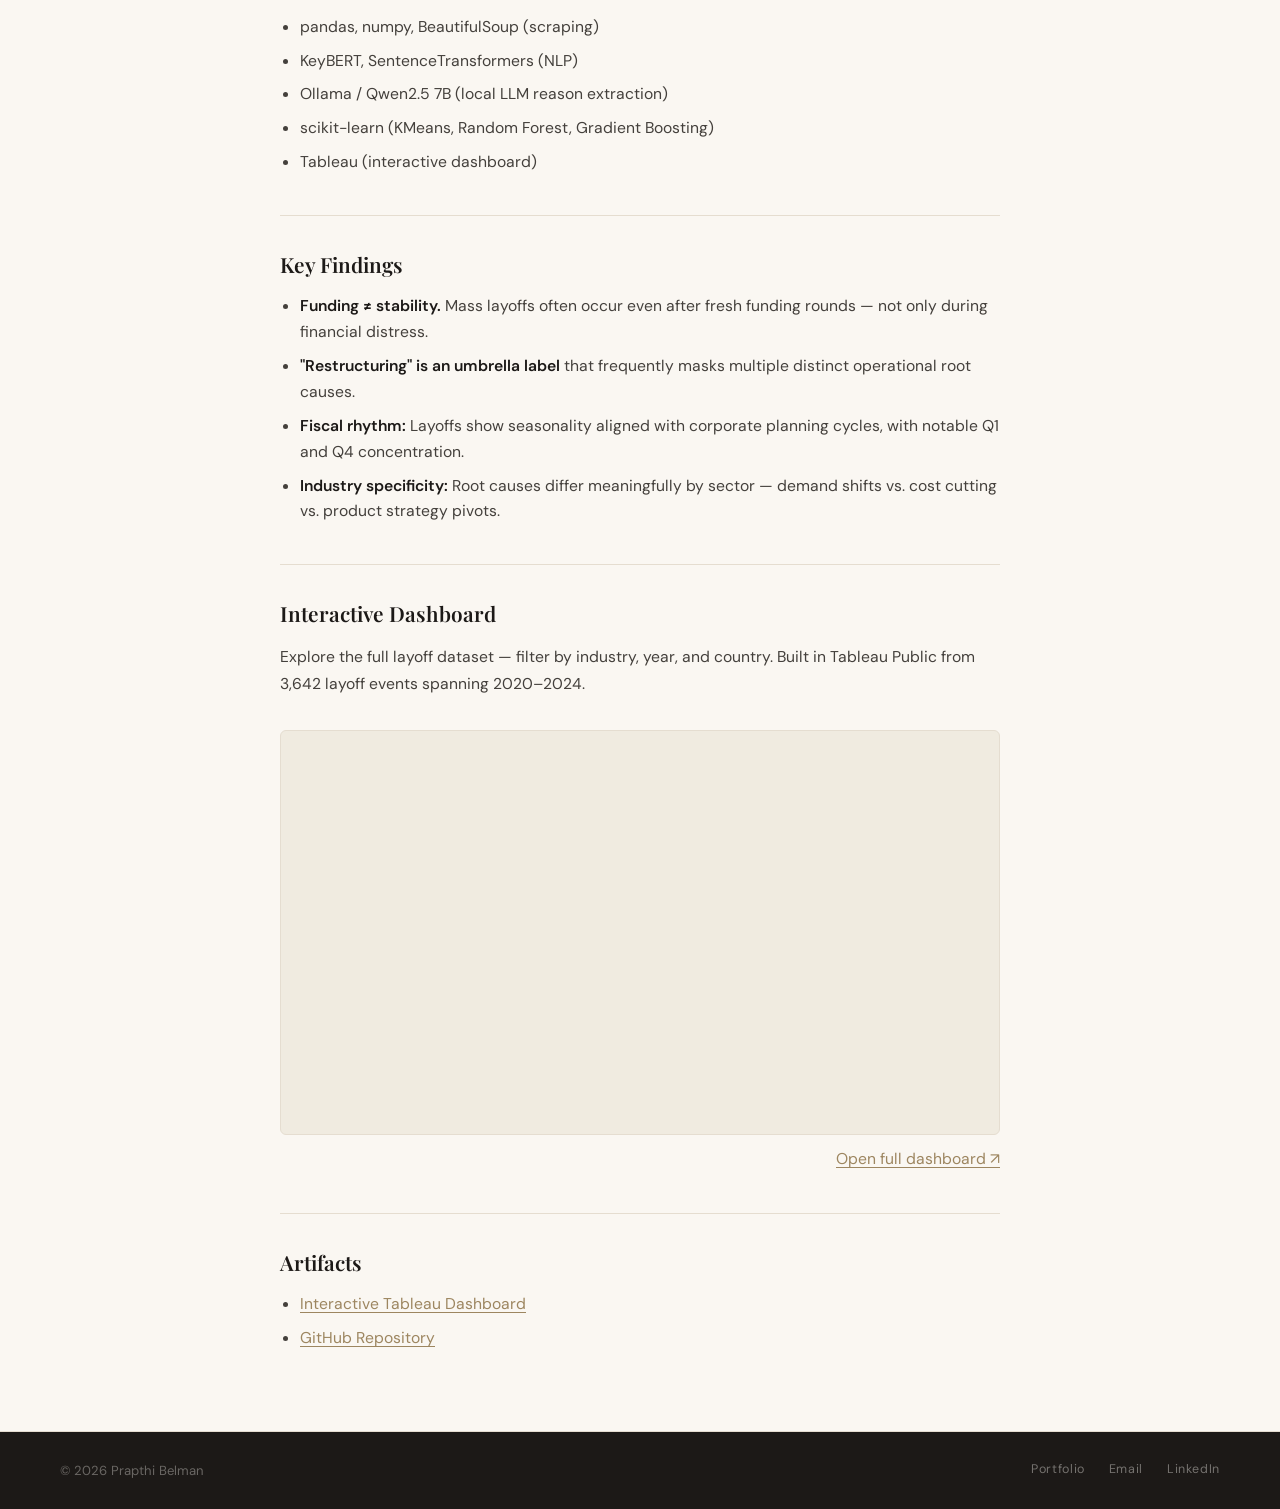
<file: projects/PinkSlipProphets.html>
<!DOCTYPE html>
<html lang="en">
<head>
  <meta charset="UTF-8"><meta name="viewport" content="width=device-width,initial-scale=1.0">
  <title>Pink Slip Prophets — Prapthi Belman</title>
  <link rel="stylesheet" href="../style.css">
</head>
<body>
<nav class="cs-nav"><div class="wrap"><a href="../index.html" class="cs-back">← Back to Portfolio</a></div></nav>
<header class="cs-hero"><div class="wrap">
  <div class="cs-cats"><span class="cs-cat">Data Mining</span><span class="cs-cat">NLP</span><span class="cs-cat">Machine Learning</span></div>
  <h1 class="cs-title">Pink Slip Prophets</h1>
  <p class="cs-subtitle">Decoding the root causes of 3,600+ global layoff events with NLP, clustering, and predictive modeling</p>
</div></header>
<main class="cs-body"><div class="wrap cs-content">
  <h2>Overview</h2>
  <p>Layoff data is usually summarized as headlines and counts — but the root causes are buried in vague corporate language. We decoded those reasons systematically, surfaced macro patterns, and tested whether layoffs show predictable structures across industries and economic cycles.</p>
  <p><strong>Key question:</strong> What are the dominant drivers of layoffs globally, and how do they vary by industry, funding stage, and time?</p>
  <h2>Why This Is Hard</h2>
  <p>Real-world layoff reasons are inconsistent ("restructuring", "strategic realignment", "cost optimization"), noisy, and entirely unstructured. No off-the-shelf classifier exists — the signal had to be engineered from scratch.</p>
  <h2>My Contributions</h2>
  <ul>
    <li><strong>Pipeline architecture:</strong> Designed the end-to-end workflow and implemented preprocessing, normalization, and feature engineering for modeling.</li>
    <li><strong>NLP reason extraction:</strong> Implemented web scraping and local LLM extraction (Ollama/Qwen2.5 7B) with KeyBERT keyword mining, then standardized reasons via synonym normalization.</li>
    <li><strong>Modeling and clustering:</strong> Built clustering experiments and trained predictive models (classification and regression) with evaluation and feature importance analysis.</li>
  </ul>
  <h2>Data Pipeline</h2>
  <ul>
    <li><strong>Collect:</strong> Ingest 3,600+ layoff events with metadata — company, industry, stage, country, date, percentage laid off.</li>
    <li><strong>Clean and explore:</strong> Handle missing fields, standardize numeric formats, validate distributions and outliers.</li>
    <li><strong>Extract reasons:</strong> Scrape linked sources → filter relevant sentences → local LLM summarizes root causes.</li>
    <li><strong>Normalize text:</strong> Merge synonyms and corporate euphemisms into consistent reason categories.</li>
    <li><strong>Cluster and predict:</strong> Cluster layoff behavior; train ML models to forecast severity and magnitude.</li>
  </ul>
  <h2>Technical Stack</h2>
  <ul>
    <li>pandas, numpy, BeautifulSoup (scraping)</li>
    <li>KeyBERT, SentenceTransformers (NLP)</li>
    <li>Ollama / Qwen2.5 7B (local LLM reason extraction)</li>
    <li>scikit-learn (KMeans, Random Forest, Gradient Boosting)</li>
    <li>Tableau (interactive dashboard)</li>
  </ul>
  <h2>Key Findings</h2>
  <ul>
    <li><strong>Funding ≠ stability.</strong> Mass layoffs often occur even after fresh funding rounds — not only during financial distress.</li>
    <li><strong>"Restructuring" is an umbrella label</strong> that frequently masks multiple distinct operational root causes.</li>
    <li><strong>Fiscal rhythm:</strong> Layoffs show seasonality aligned with corporate planning cycles, with notable Q1 and Q4 concentration.</li>
    <li><strong>Industry specificity:</strong> Root causes differ meaningfully by sector — demand shifts vs. cost cutting vs. product strategy pivots.</li>
  </ul>
  <h2>Interactive Dashboard</h2>
  <p>Explore the full layoff dataset — filter by industry, year, and country. Built in Tableau Public from 3,642 layoff events spanning 2020–2024.</p>
  <div class="cs-embed-wrap">
    <div class="cs-embed-inner">
      <iframe src="https://public.tableau.com/views/PinkSlipProphets-LayoffAnalysis/Dashboard1?:language=en-US&:display_count=n&:origin=viz_share_link&:embed=true&:showVizHome=no&:tabs=no&:toolbar=yes" width="100%" height="100%" frameborder="0" allowfullscreen title="Pink Slip Prophets — Layoff Analysis Dashboard"></iframe>
    </div>
    <p class="cs-embed-cta"><a href="https://public.tableau.com/app/profile/prapthi.belman/viz/PinkSlipProphets-LayoffAnalysis/Dashboard1" target="_blank" rel="noopener">Open full dashboard ↗</a></p>
  </div>
  <h2>Artifacts</h2>
  <ul>
    <li><a href="https://public.tableau.com/app/profile/prapthi.belman/viz/PinkSlipProphets-LayoffAnalysis/Dashboard1" target="_blank" rel="noopener">Interactive Tableau Dashboard</a></li>
    <li><a href="https://github.com/prapthibelman0614" target="_blank" rel="noopener">GitHub Repository</a></li>
  </ul>
</div></main>
<footer class="cs-footer"><div class="wrap footer-inner">
  <p class="footer-copy">© 2026 Prapthi Belman</p>
  <nav class="footer-links"><a href="../index.html">Portfolio</a><a href="mailto:prapthibelman@tamu.edu">Email</a><a href="https://www.linkedin.com/in/prapthibelman" target="_blank">LinkedIn</a></nav>
</div></footer>
</body></html>
</file>
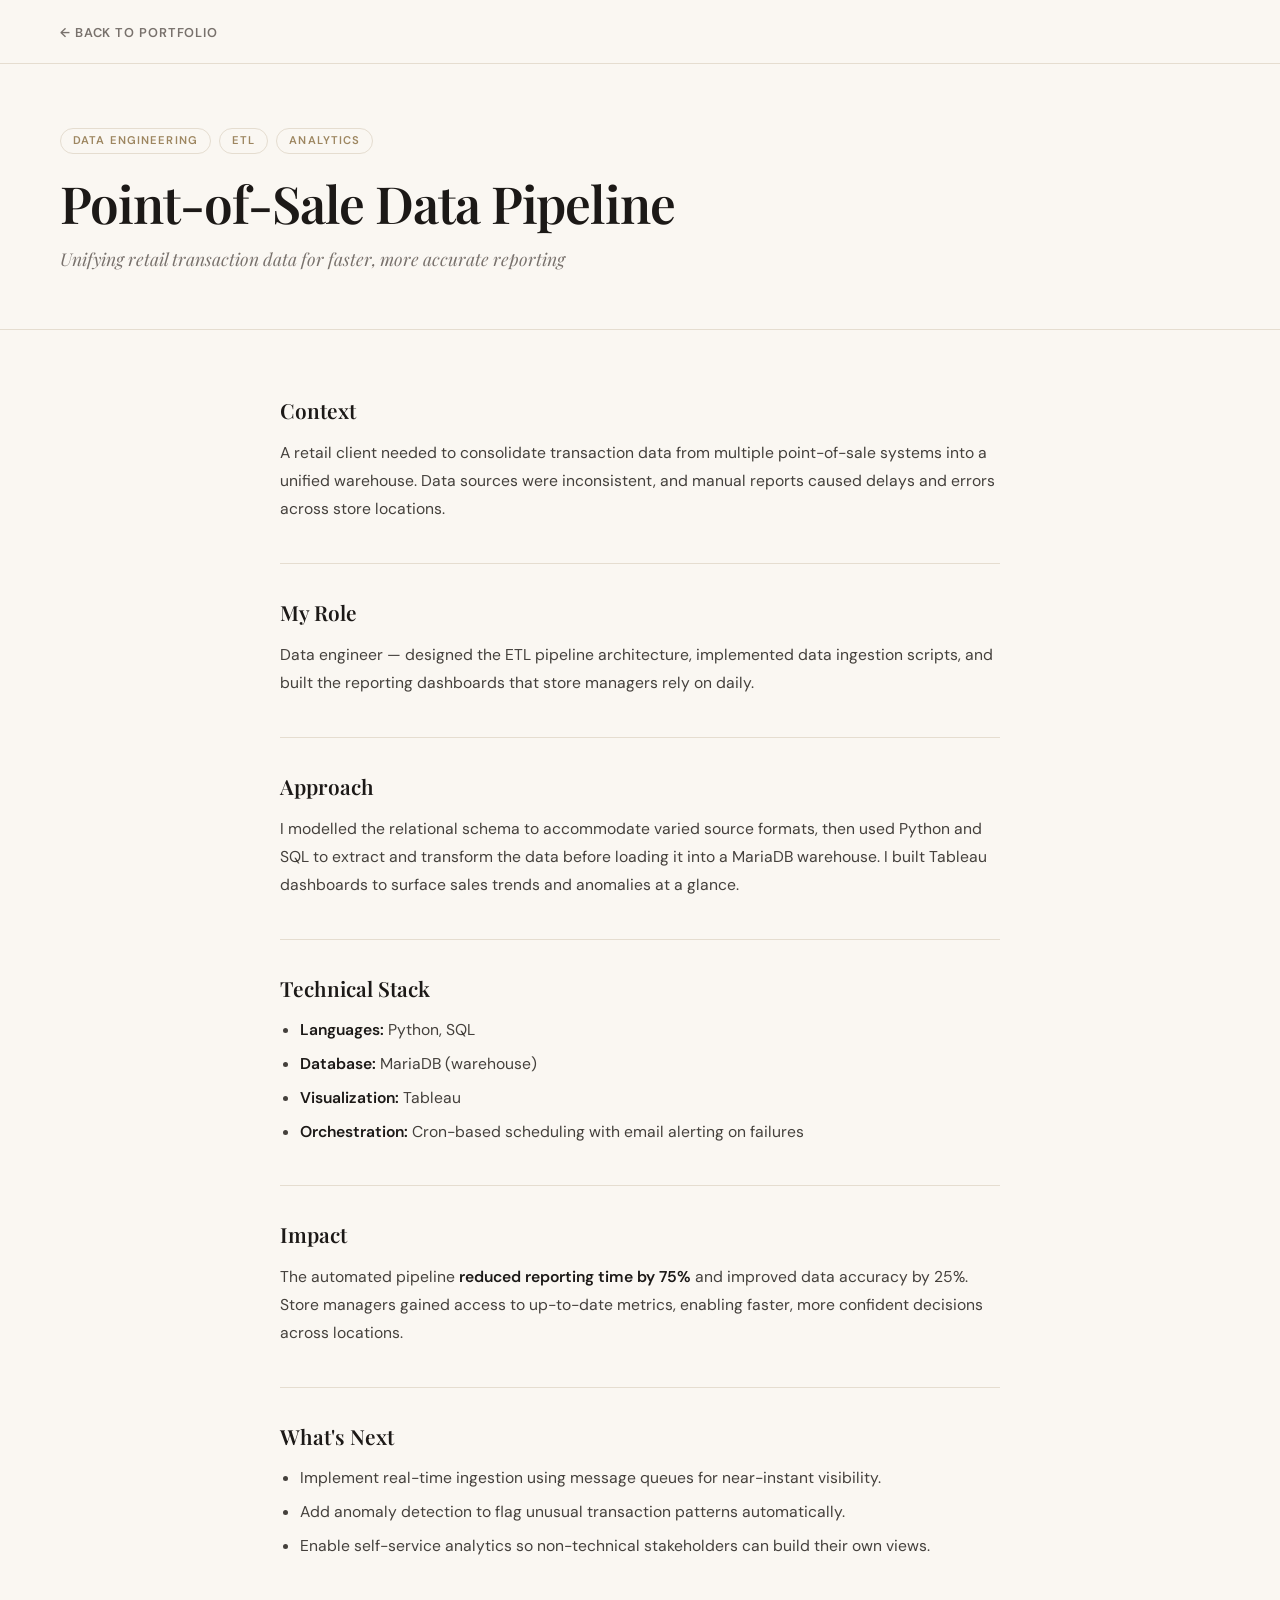
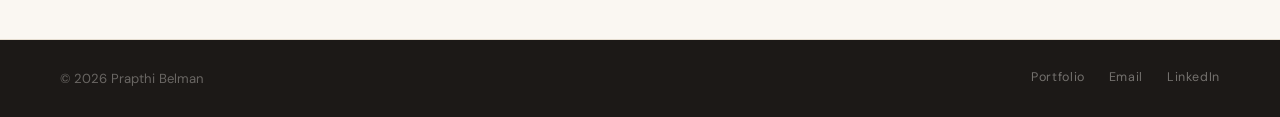
<file: projects/pos-data-pipeline.html>
<!DOCTYPE html>
<html lang="en">
<head>
  <meta charset="UTF-8"><meta name="viewport" content="width=device-width,initial-scale=1.0">
  <title>Point-of-Sale Data Pipeline — Prapthi Belman</title>
  <link rel="stylesheet" href="../style.css">
</head>
<body>
<nav class="cs-nav"><div class="wrap"><a href="../index.html" class="cs-back">← Back to Portfolio</a></div></nav>
<header class="cs-hero"><div class="wrap">
  <div class="cs-cats"><span class="cs-cat">Data Engineering</span><span class="cs-cat">ETL</span><span class="cs-cat">Analytics</span></div>
  <h1 class="cs-title">Point-of-Sale Data Pipeline</h1>
  <p class="cs-subtitle">Unifying retail transaction data for faster, more accurate reporting</p>
</div></header>
<main class="cs-body"><div class="wrap cs-content">
  <h2>Context</h2>
  <p>A retail client needed to consolidate transaction data from multiple point-of-sale systems into a unified warehouse. Data sources were inconsistent, and manual reports caused delays and errors across store locations.</p>
  <h2>My Role</h2>
  <p>Data engineer — designed the ETL pipeline architecture, implemented data ingestion scripts, and built the reporting dashboards that store managers rely on daily.</p>
  <h2>Approach</h2>
  <p>I modelled the relational schema to accommodate varied source formats, then used Python and SQL to extract and transform the data before loading it into a MariaDB warehouse. I built Tableau dashboards to surface sales trends and anomalies at a glance.</p>
  <h2>Technical Stack</h2>
  <ul>
    <li><strong>Languages:</strong> Python, SQL</li>
    <li><strong>Database:</strong> MariaDB (warehouse)</li>
    <li><strong>Visualization:</strong> Tableau</li>
    <li><strong>Orchestration:</strong> Cron-based scheduling with email alerting on failures</li>
  </ul>
  <h2>Impact</h2>
  <p>The automated pipeline <strong>reduced reporting time by 75%</strong> and improved data accuracy by 25%. Store managers gained access to up-to-date metrics, enabling faster, more confident decisions across locations.</p>
  <h2>What's Next</h2>
  <ul>
    <li>Implement real-time ingestion using message queues for near-instant visibility.</li>
    <li>Add anomaly detection to flag unusual transaction patterns automatically.</li>
    <li>Enable self-service analytics so non-technical stakeholders can build their own views.</li>
  </ul>
</div></main>
<footer class="cs-footer"><div class="wrap footer-inner">
  <p class="footer-copy">© 2026 Prapthi Belman</p>
  <nav class="footer-links"><a href="../index.html">Portfolio</a><a href="mailto:prapthibelman@tamu.edu">Email</a><a href="https://www.linkedin.com/in/prapthibelman" target="_blank">LinkedIn</a></nav>
</div></footer>
</body></html>
</file>
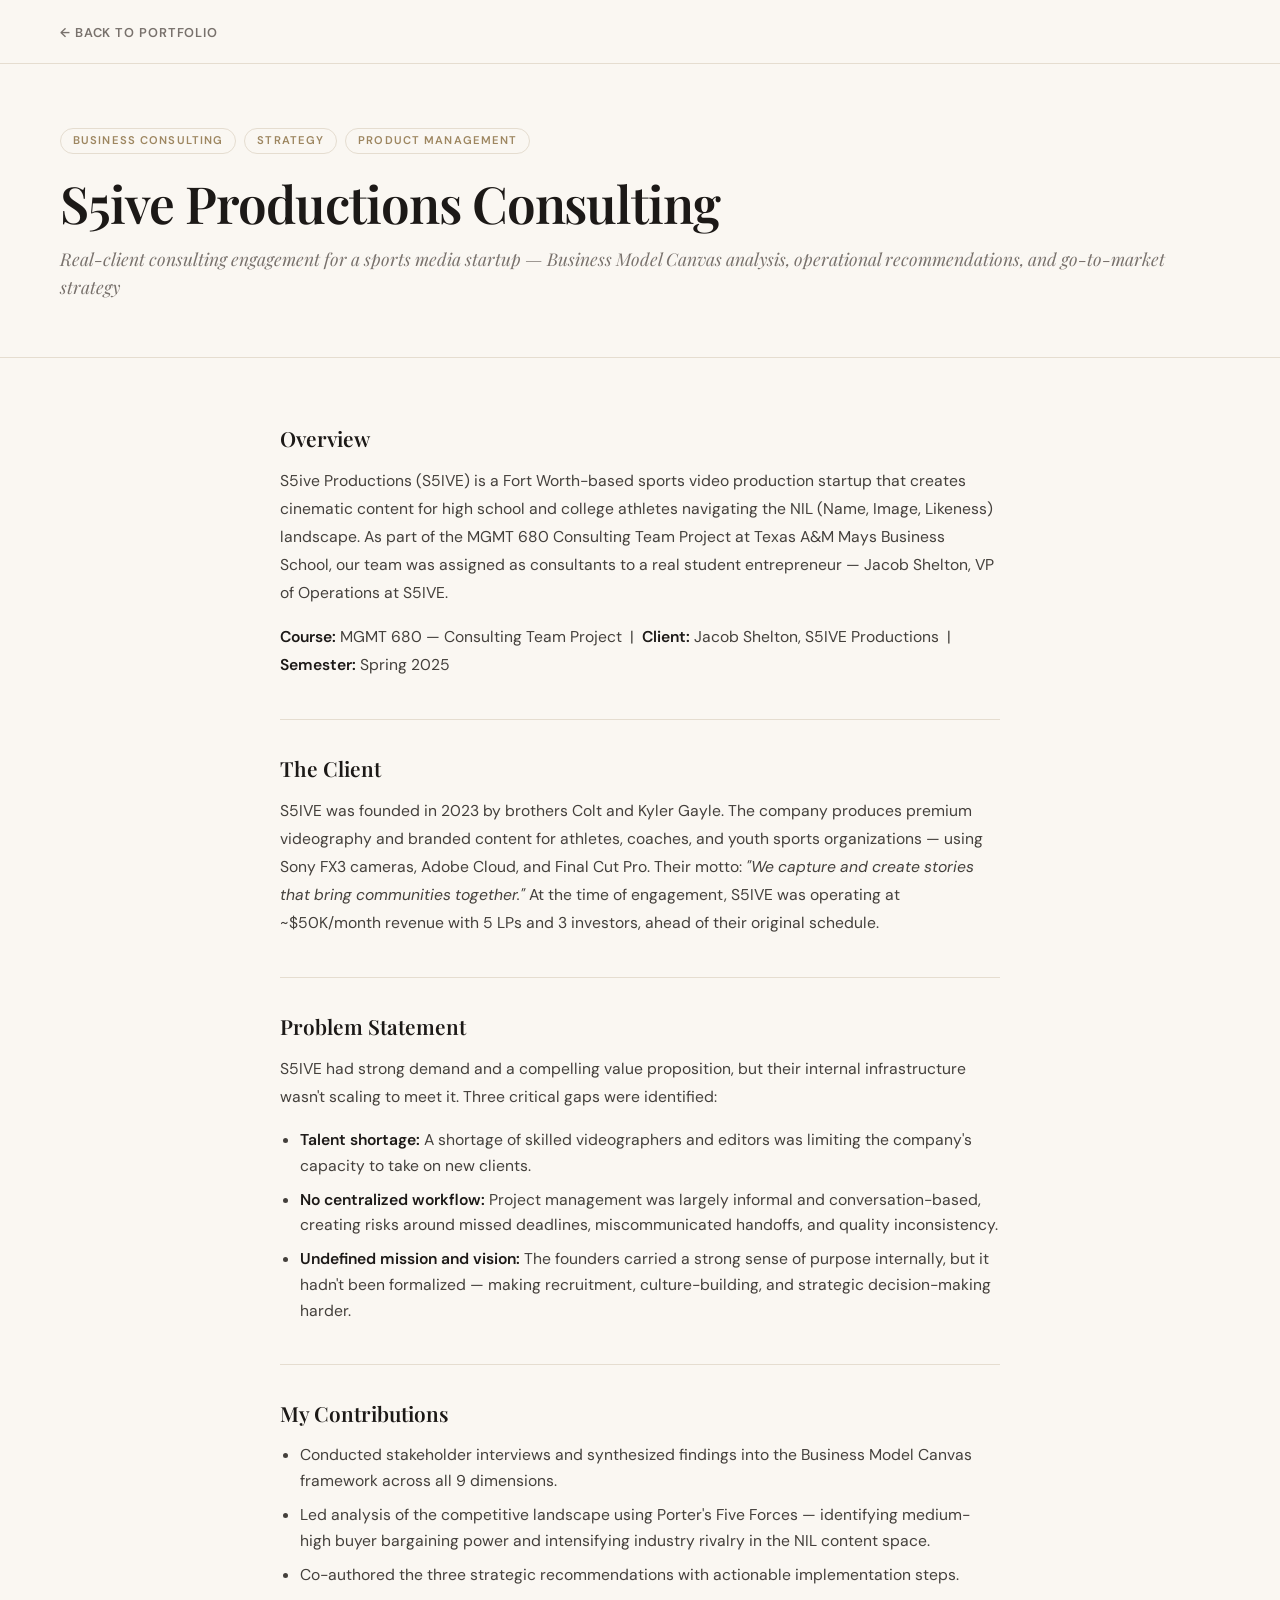
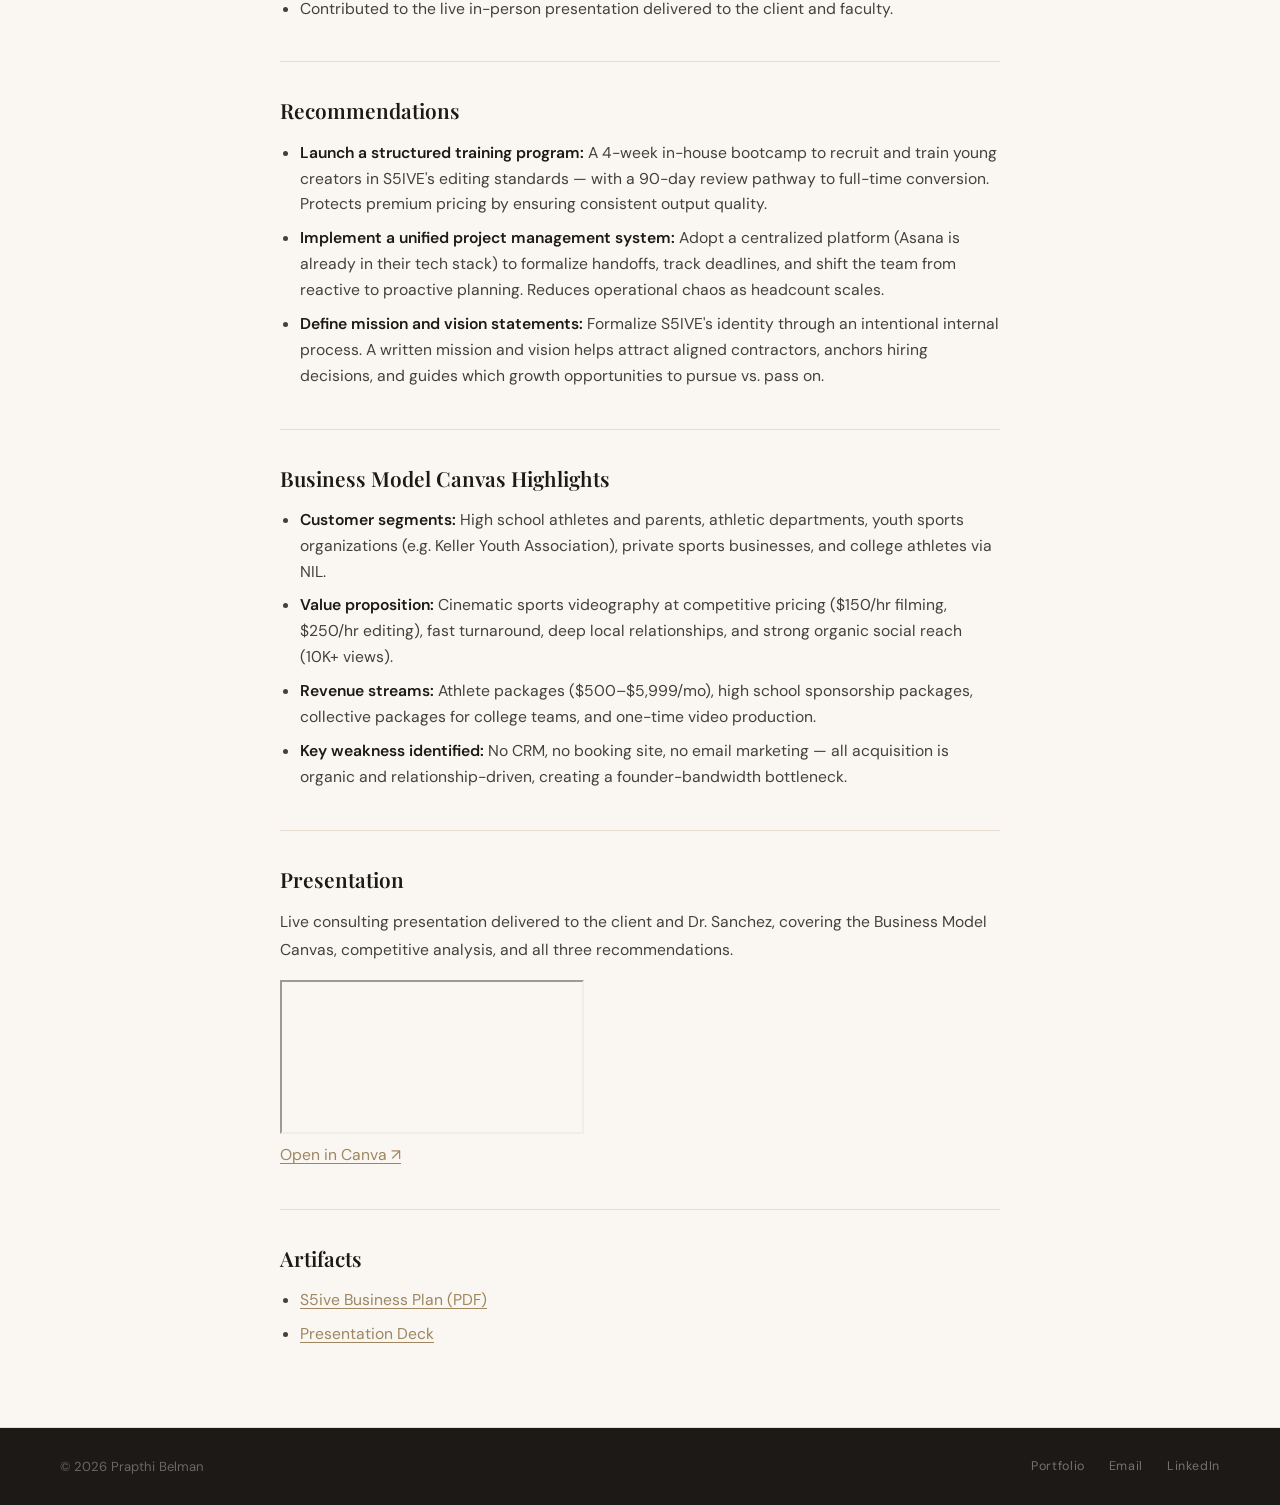
<file: projects/S5Productions.html>
<!DOCTYPE html>
<html lang="en">
<head>
  <meta charset="UTF-8">
  <meta name="viewport" content="width=device-width, initial-scale=1.0">
  <title>S5ive Productions — Prapthi Belman</title>
  <link rel="stylesheet" href="../style.css">
</head>
<body>
<nav class="cs-nav">
  <div class="wrap">
    <a href="../index.html" class="cs-back">← Back to Portfolio</a>
  </div>
</nav>

<header class="cs-hero">
  <div class="wrap">
    <div class="cs-cats">
      <span class="cs-cat">Business Consulting</span>
      <span class="cs-cat">Strategy</span>
      <span class="cs-cat">Product Management</span>
    </div>
    <h1 class="cs-title">S5ive Productions Consulting</h1>
    <p class="cs-subtitle">Real-client consulting engagement for a sports media startup — Business Model Canvas analysis, operational recommendations, and go-to-market strategy</p>
  </div>
</header>

<main class="cs-body">
  <div class="wrap cs-content">

    <h2>Overview</h2>
    <p>S5ive Productions (S5IVE) is a Fort Worth-based sports video production startup that creates cinematic content for high school and college athletes navigating the NIL (Name, Image, Likeness) landscape. As part of the MGMT 680 Consulting Team Project at Texas A&M Mays Business School, our team was assigned as consultants to a real student entrepreneur — Jacob Shelton, VP of Operations at S5IVE.</p>
    <p><strong>Course:</strong> MGMT 680 — Consulting Team Project &nbsp;|&nbsp; <strong>Client:</strong> Jacob Shelton, S5IVE Productions &nbsp;|&nbsp; <strong>Semester:</strong> Spring 2025</p>

    <h2>The Client</h2>
    <p>S5IVE was founded in 2023 by brothers Colt and Kyler Gayle. The company produces premium videography and branded content for athletes, coaches, and youth sports organizations — using Sony FX3 cameras, Adobe Cloud, and Final Cut Pro. Their motto: <em>"We capture and create stories that bring communities together."</em> At the time of engagement, S5IVE was operating at ~$50K/month revenue with 5 LPs and 3 investors, ahead of their original schedule.</p>

    <h2>Problem Statement</h2>
    <p>S5IVE had strong demand and a compelling value proposition, but their internal infrastructure wasn't scaling to meet it. Three critical gaps were identified:</p>
    <ul>
      <li><strong>Talent shortage:</strong> A shortage of skilled videographers and editors was limiting the company's capacity to take on new clients.</li>
      <li><strong>No centralized workflow:</strong> Project management was largely informal and conversation-based, creating risks around missed deadlines, miscommunicated handoffs, and quality inconsistency.</li>
      <li><strong>Undefined mission and vision:</strong> The founders carried a strong sense of purpose internally, but it hadn't been formalized — making recruitment, culture-building, and strategic decision-making harder.</li>
    </ul>

    <h2>My Contributions</h2>
    <ul>
      <li>Conducted stakeholder interviews and synthesized findings into the Business Model Canvas framework across all 9 dimensions.</li>
      <li>Led analysis of the competitive landscape using Porter's Five Forces — identifying medium-high buyer bargaining power and intensifying industry rivalry in the NIL content space.</li>
      <li>Co-authored the three strategic recommendations with actionable implementation steps.</li>
      <li>Contributed to the live in-person presentation delivered to the client and faculty.</li>
    </ul>

    <h2>Recommendations</h2>
    <ul>
      <li><strong>Launch a structured training program:</strong> A 4-week in-house bootcamp to recruit and train young creators in S5IVE's editing standards — with a 90-day review pathway to full-time conversion. Protects premium pricing by ensuring consistent output quality.</li>
      <li><strong>Implement a unified project management system:</strong> Adopt a centralized platform (Asana is already in their tech stack) to formalize handoffs, track deadlines, and shift the team from reactive to proactive planning. Reduces operational chaos as headcount scales.</li>
      <li><strong>Define mission and vision statements:</strong> Formalize S5IVE's identity through an intentional internal process. A written mission and vision helps attract aligned contractors, anchors hiring decisions, and guides which growth opportunities to pursue vs. pass on.</li>
    </ul>

    <h2>Business Model Canvas Highlights</h2>
    <ul>
      <li><strong>Customer segments:</strong> High school athletes and parents, athletic departments, youth sports organizations (e.g. Keller Youth Association), private sports businesses, and college athletes via NIL.</li>
      <li><strong>Value proposition:</strong> Cinematic sports videography at competitive pricing ($150/hr filming, $250/hr editing), fast turnaround, deep local relationships, and strong organic social reach (10K+ views).</li>
      <li><strong>Revenue streams:</strong> Athlete packages ($500–$5,999/mo), high school sponsorship packages, collective packages for college teams, and one-time video production.</li>
      <li><strong>Key weakness identified:</strong> No CRM, no booking site, no email marketing — all acquisition is organic and relationship-driven, creating a founder-bandwidth bottleneck.</li>
    </ul>

    <h2>Presentation</h2>
    <p>Live consulting presentation delivered to the client and Dr. Sanchez, covering the Business Model Canvas, competitive analysis, and all three recommendations.</p>

    <div class="cs-tableau-wrap">
      <div class="cs-slides-inner">
        <iframe
          loading="lazy"
          src="https://www.canva.com/design/DAGkudfOKC4/SKbKg5k7chVF2VsjwbalSw/view?embed"
          allowfullscreen="allowfullscreen"
          allow="fullscreen"
          title="S5ive Productions — Consulting Presentation">
        </iframe>
      </div>
      <p class="cs-tableau-cta">
        <a href="https://www.canva.com/design/DAGkudfOKC4/SKbKg5k7chVF2VsjwbalSw/view" target="_blank" rel="noopener">
          Open in Canva ↗
        </a>
      </p>
    </div>

    <h2>Artifacts</h2>
    <ul>
      <li><a href="https://prapthibelman0614.github.io/Assets/S5ive%20Business%20Plan.pdf" target="_blank" rel="noopener">S5ive Business Plan (PDF)</a></li>
      <li><a href="https://www.canva.com/design/DAGkudfOKC4/SKbKg5k7chVF2VsjwbalSw/view" target="_blank" rel="noopener">Presentation Deck</a></li>
    </ul>

  </div>
</main>

<footer class="cs-footer">
  <div class="wrap footer-inner">
    <p class="footer-copy">© 2026 Prapthi Belman</p>
    <nav class="footer-links">
      <a href="../index.html">Portfolio</a>
      <a href="mailto:prapthibelman@tamu.edu">Email</a>
      <a href="https://www.linkedin.com/in/prapthibelman" target="_blank">LinkedIn</a>
    </nav>
  </div>
</footer>
</body>
</html>
</file>
<file: style.css>
@import url('https://fonts.googleapis.com/css2?family=Playfair+Display:ital,wght@0,400;0,600;0,700;1,400;1,600&family=DM+Sans:ital,opsz,wght@0,9..40,300;0,9..40,400;0,9..40,500;0,9..40,600;1,9..40,300&display=swap');
:root{--ink:#1c1917;--ink-soft:#44403c;--ink-muted:#78716c;--cream:#faf7f2;--cream-mid:#f0ebe0;--rule:#e5ddd0;--brass:#9d8660;--brass-light:#b89d72;--white:#ffffff;--font-display:'Playfair Display',Georgia,serif;--font-body:'DM Sans',system-ui,sans-serif;--max-w:1160px;--nav-h:64px;--radius:3px;--ease:cubic-bezier(0.16,1,0.3,1)}
*,*::before,*::after{margin:0;padding:0;box-sizing:border-box}
html{scroll-behavior:smooth;-webkit-font-smoothing:antialiased}
body{font-family:var(--font-body);background:var(--cream);color:var(--ink);line-height:1.6;min-height:100vh}
img{display:block;max-width:100%}a{color:inherit;text-decoration:none}
.wrap{width:min(var(--max-w),92%);margin-inline:auto}
.sr-only{position:absolute;width:1px;height:1px;overflow:hidden;clip:rect(0,0,0,0)}
@keyframes fadeUp{from{opacity:0;transform:translateY(18px)}to{opacity:1;transform:translateY(0)}}
.fade-up{opacity:0;animation:fadeUp 0.7s var(--ease) forwards}
.delay-1{animation-delay:0.1s}.delay-2{animation-delay:0.22s}.delay-3{animation-delay:0.36s}.delay-4{animation-delay:0.5s}.delay-5{animation-delay:0.62s}
.nav{position:sticky;top:0;z-index:200;height:var(--nav-h);background:rgba(250,247,242,0.94);backdrop-filter:blur(12px);border-bottom:1px solid var(--rule);display:flex;align-items:center}
.nav-inner{display:flex;align-items:center;justify-content:space-between;width:100%}
.nav-brand{font-family:var(--font-display);font-size:1.05rem;font-weight:600;letter-spacing:0.01em;color:var(--ink)}
.nav-links{list-style:none;display:flex;gap:2.5rem}
.nav-links a{font-size:0.82rem;font-weight:500;letter-spacing:0.08em;text-transform:uppercase;color:var(--ink-muted);position:relative;padding-bottom:2px;transition:color 0.2s}
.nav-links a::after{content:'';position:absolute;bottom:-1px;left:0;width:0;height:1px;background:var(--brass);transition:width 0.3s var(--ease)}
.nav-links a:hover{color:var(--ink)}.nav-links a:hover::after{width:100%}
.hero{padding:6rem 0 5rem;border-bottom:1px solid var(--rule);position:relative;overflow:hidden}
.hero::before{content:'';position:absolute;inset:0;background:radial-gradient(ellipse 60% 50% at 80% 50%,rgba(157,134,96,0.07) 0%,transparent 70%),radial-gradient(ellipse 40% 60% at 10% 80%,rgba(157,134,96,0.05) 0%,transparent 60%);pointer-events:none}
.hero-eyebrow{font-size:0.75rem;font-weight:600;letter-spacing:0.14em;text-transform:uppercase;color:var(--brass);margin-bottom:1.5rem;display:flex;align-items:center;gap:0.75rem}
.hero-eyebrow::before{content:'';display:inline-block;width:32px;height:1px;background:var(--brass)}
.hero-title{font-family:var(--font-display);font-size:clamp(2.4rem,5.5vw,4.2rem);font-weight:600;line-height:1.12;letter-spacing:-0.02em;color:var(--ink);max-width:820px;margin-bottom:1.75rem}
.hero-title em{font-style:italic;color:var(--brass)}
.hero-sub{font-size:1.05rem;font-weight:300;color:var(--ink-soft);max-width:560px;line-height:1.7;margin-bottom:3rem}
.hero-rule{width:100%;height:1px;background:var(--rule);margin:0 0 2.5rem}
.ticker-wrap{overflow:hidden;mask-image:linear-gradient(to right,transparent,black 8%,black 92%,transparent);-webkit-mask-image:linear-gradient(to right,transparent,black 8%,black 92%,transparent)}
.ticker-track{display:flex;gap:0;white-space:nowrap;will-change:transform}
.ticker-chunk{display:inline-flex;gap:0;align-items:center;flex-shrink:0}
.skill-pill{display:inline-flex;align-items:center;gap:0.5rem;padding:5px 16px;border-right:1px solid var(--rule);font-size:0.78rem;font-weight:500;letter-spacing:0.04em;color:var(--ink-muted);white-space:nowrap;transition:color 0.2s}
.skill-pill:hover{color:var(--brass)}
.filter-bar{display:flex;gap:0.5rem;flex-wrap:wrap;padding:2.5rem 0 0}
.filter-btn{padding:0.45rem 1.1rem;border:1px solid var(--rule);border-radius:999px;background:transparent;font-family:var(--font-body);font-size:0.8rem;font-weight:500;letter-spacing:0.04em;color:var(--ink-muted);cursor:pointer;transition:all 0.2s}
.filter-btn:hover,.filter-btn.active{background:var(--ink);border-color:var(--ink);color:var(--cream)}
.section-label{font-size:0.72rem;font-weight:600;letter-spacing:0.13em;text-transform:uppercase;color:var(--brass);margin-bottom:0.6rem}
.section-title{font-family:var(--font-display);font-size:clamp(1.6rem,3vw,2.2rem);font-weight:600;letter-spacing:-0.02em;color:var(--ink)}
.projects-section{padding:5rem 0;border-bottom:1px solid var(--rule)}
.projects-header{display:flex;align-items:flex-end;justify-content:space-between;margin-bottom:3rem;gap:1rem;flex-wrap:wrap}
.project-count{font-size:0.82rem;color:var(--ink-muted);font-weight:400}
.project-grid{display:grid;grid-template-columns:repeat(3,1fr);gap:1px;background:var(--rule);border:1px solid var(--rule)}
.project-card{background:var(--cream);padding:2rem 1.75rem 1.75rem;display:flex;flex-direction:column;gap:1rem;transition:background 0.25s;position:relative;overflow:hidden}
.project-card::before{content:'';position:absolute;top:0;left:0;width:0;height:2px;background:var(--brass);transition:width 0.35s var(--ease)}
.project-card:hover{background:var(--white)}.project-card:hover::before{width:100%}
.card-cat{font-size:0.7rem;font-weight:600;letter-spacing:0.1em;text-transform:uppercase;color:var(--brass)}
.card-title{font-family:var(--font-display);font-size:1.2rem;font-weight:600;line-height:1.3;color:var(--ink)}
.card-tagline{font-size:0.82rem;font-style:italic;color:var(--ink-muted);font-family:var(--font-display);margin-top:-0.5rem}
.card-desc{font-size:0.9rem;color:var(--ink-soft);line-height:1.6;flex-grow:1}
.card-link{display:inline-flex;align-items:center;gap:0.4rem;font-size:0.8rem;font-weight:600;letter-spacing:0.05em;color:var(--brass);text-transform:uppercase;transition:gap 0.2s}
.card-link:hover{gap:0.7rem}
.about-section{padding:5rem 0;border-bottom:1px solid var(--rule);background:var(--ink)}
.about-inner{display:grid;grid-template-columns:1fr 1.6fr;gap:5rem;align-items:start}
.about-left .section-label{color:var(--brass-light)}.about-left .section-title{color:var(--cream)}
.about-body{font-size:1.05rem;font-weight:300;color:rgba(250,247,242,0.75);line-height:1.8;margin-bottom:2rem}
.about-stats{display:grid;grid-template-columns:1fr 1fr;gap:1.5rem;margin-bottom:2.5rem}
.stat{border-top:1px solid rgba(255,255,255,0.1);padding-top:1rem}
.stat-num{font-family:var(--font-display);font-size:2rem;font-weight:600;color:var(--cream);line-height:1;margin-bottom:0.3rem}
.stat-label{font-size:0.78rem;color:rgba(250,247,242,0.5);letter-spacing:0.04em}
.btn{display:inline-flex;align-items:center;gap:0.5rem;padding:0.75rem 1.75rem;border:1px solid var(--brass);border-radius:var(--radius);font-family:var(--font-body);font-size:0.82rem;font-weight:600;letter-spacing:0.06em;text-transform:uppercase;color:var(--cream);background:transparent;cursor:pointer;transition:background 0.2s,color 0.2s;text-decoration:none}
.btn:hover{background:var(--brass);color:var(--ink)}
.btn-light{color:var(--ink);border-color:var(--ink)}.btn-light:hover{background:var(--ink);color:var(--cream)}
.contact-section{padding:5rem 0;background:var(--cream-mid)}
.contact-inner{display:grid;grid-template-columns:1fr 1.4fr;gap:5rem;align-items:start}
.contact-intro{font-size:0.95rem;color:var(--ink-soft);line-height:1.7;margin:1rem 0 2rem}
.social-row{display:flex;gap:1rem;flex-wrap:wrap}
.social-link{display:inline-flex;align-items:center;gap:0.5rem;font-size:0.78rem;font-weight:600;letter-spacing:0.07em;text-transform:uppercase;color:var(--ink-muted);border:1px solid var(--rule);border-radius:999px;padding:0.45rem 1rem;transition:all 0.2s}
.social-link:hover{border-color:var(--brass);color:var(--brass)}
.contact-form{display:flex;flex-direction:column;gap:1.25rem}
.form-group label{display:block;font-size:0.75rem;font-weight:600;letter-spacing:0.08em;text-transform:uppercase;color:var(--ink-muted);margin-bottom:0.5rem}
.form-group input,.form-group textarea{width:100%;background:var(--white);border:1px solid var(--rule);border-radius:var(--radius);padding:0.75rem 1rem;font-family:var(--font-body);font-size:0.93rem;color:var(--ink);outline:none;transition:border-color 0.2s}
.form-group input:focus,.form-group textarea:focus{border-color:var(--brass)}
.form-group textarea{resize:vertical;min-height:130px}
.footer{padding:1.75rem 0;border-top:1px solid var(--rule);background:var(--ink)}
.footer-inner{display:flex;align-items:center;justify-content:space-between;gap:1rem;flex-wrap:wrap}
.footer-copy{font-size:0.82rem;color:rgba(250,247,242,0.35)}
.footer-links{display:flex;gap:1.5rem}
.footer-links a{font-size:0.78rem;letter-spacing:0.05em;color:rgba(250,247,242,0.4);transition:color 0.2s}
.footer-links a:hover{color:var(--brass-light)}
.cs-nav{position:sticky;top:0;z-index:200;height:var(--nav-h);background:rgba(250,247,242,0.94);backdrop-filter:blur(12px);border-bottom:1px solid var(--rule);display:flex;align-items:center}
.cs-back{display:inline-flex;align-items:center;gap:0.5rem;font-size:0.8rem;font-weight:600;letter-spacing:0.07em;text-transform:uppercase;color:var(--ink-muted);transition:color 0.2s,gap 0.2s}
.cs-back:hover{color:var(--brass);gap:0.75rem}
.cs-hero{padding:4rem 0 3.5rem;border-bottom:1px solid var(--rule)}
.cs-cats{display:flex;gap:0.5rem;flex-wrap:wrap;margin-bottom:1.25rem}
.cs-cat{font-size:0.7rem;font-weight:600;letter-spacing:0.1em;text-transform:uppercase;color:var(--brass);border:1px solid var(--rule);border-radius:999px;padding:3px 12px}
.cs-title{font-family:var(--font-display);font-size:clamp(2rem,4.5vw,3.2rem);font-weight:600;line-height:1.15;letter-spacing:-0.02em;color:var(--ink);margin-bottom:0.75rem}
.cs-subtitle{font-family:var(--font-display);font-style:italic;font-size:1.1rem;color:var(--ink-muted)}
.cs-body{padding:4rem 0}.cs-content{max-width:720px}
.cs-content h2{font-family:var(--font-display);font-size:1.3rem;font-weight:600;color:var(--ink);margin:2.5rem 0 0.75rem;padding-top:2rem;border-top:1px solid var(--rule)}
.cs-content h2:first-child{margin-top:0;padding-top:0;border-top:none}
.cs-content p{font-size:0.98rem;color:var(--ink-soft);line-height:1.78;margin-bottom:1rem}
.cs-content ul,.cs-content ol{padding-left:1.25rem;color:var(--ink-soft);font-size:0.98rem;margin-bottom:1rem}
.cs-content li{margin-bottom:0.5rem;line-height:1.65}
.cs-content strong{color:var(--ink);font-weight:600}
.cs-content a{color:var(--brass);text-decoration:underline;text-underline-offset:3px}
.cs-content code{font-family:monospace;font-size:0.87em;background:var(--cream-mid);padding:1px 5px;border-radius:2px}
.cs-footer{padding:1.75rem 0;border-top:1px solid var(--rule);background:var(--ink)}
.cs-embed-wrap{margin:2rem 0 0.5rem}
.cs-embed-inner{position:relative;width:100%;aspect-ratio:16/9;border:1px solid var(--rule);border-radius:6px;overflow:hidden;background:var(--cream-mid)}
.cs-embed-inner iframe{width:100%;height:100%;display:block;border:none}
.cs-embed-cta{margin-top:0.6rem;text-align:right;font-size:0.85rem}
.cs-embed-cta a{color:var(--brass);text-decoration:underline;text-underline-offset:3px}
@media(max-width:960px){.project-grid{grid-template-columns:repeat(2,1fr)}.about-inner{grid-template-columns:1fr;gap:3rem}.contact-inner{grid-template-columns:1fr;gap:3rem}}
@media(max-width:640px){.project-grid{grid-template-columns:1fr}.nav-links{gap:1.5rem}.hero{padding:4rem 0 3.5rem}.about-stats{grid-template-columns:1fr 1fr}.projects-header{flex-direction:column;align-items:flex-start}}
@media(prefers-reduced-motion:reduce){.fade-up{animation:none;opacity:1}.ticker-track{animation:none!important;transform:none!important}}
</file>
